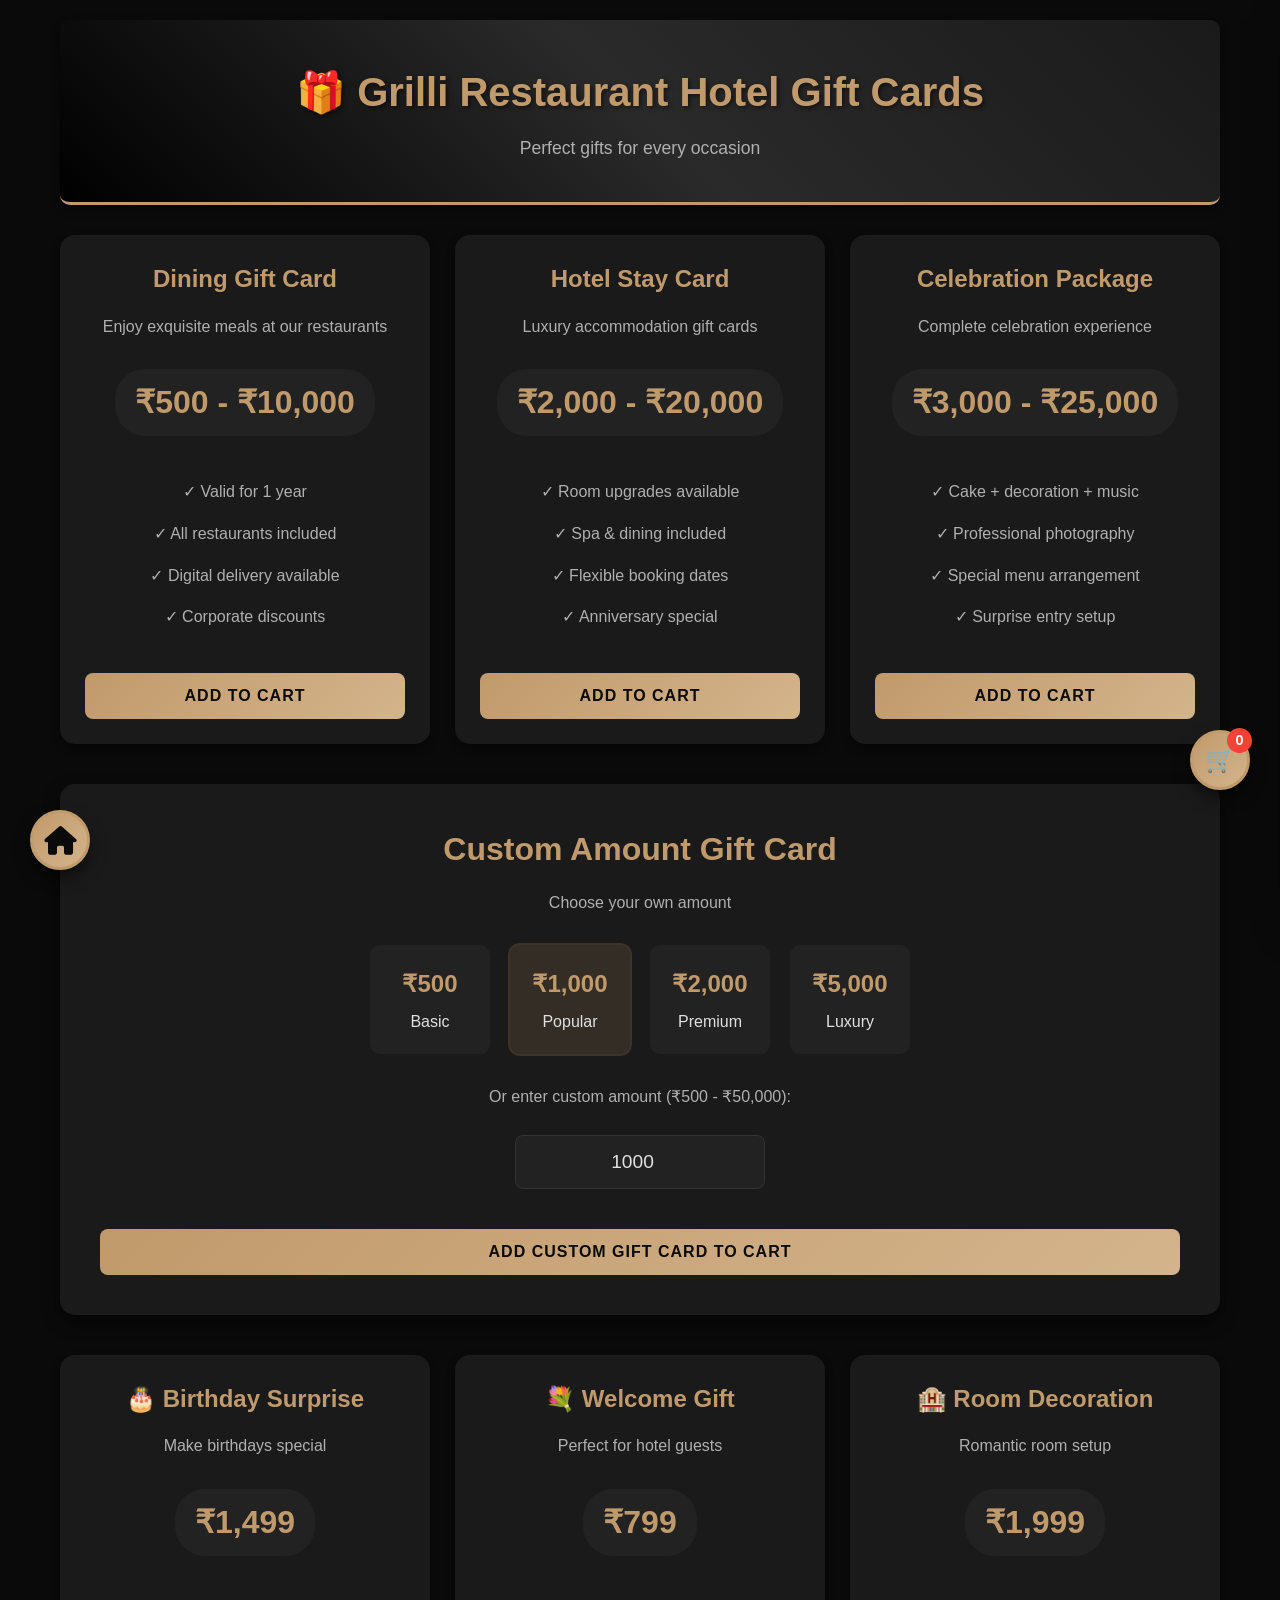
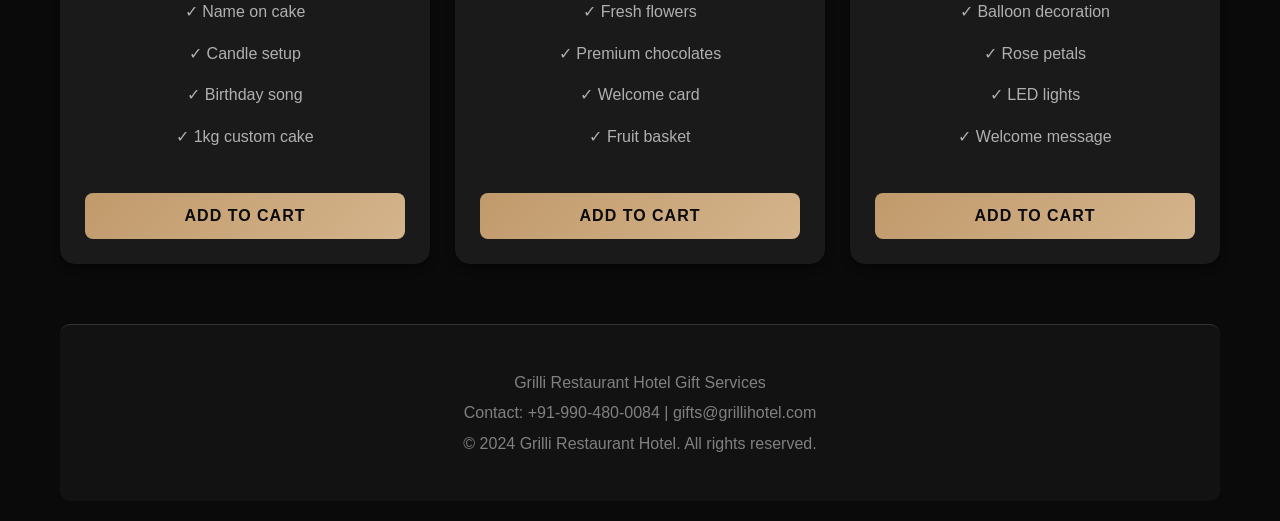
<file: gift_cards.html>
<!DOCTYPE html>
<html lang="en">

<head>
  <meta charset="UTF-8">
  <meta name="viewport" content="width=device-width, initial-scale=1.0">
  
  <title>Gift Cards - Grilli Restaurant Hotel</title>
  <link rel="stylesheet" href="https://cdnjs.cloudflare.com/ajax/libs/font-awesome/6.4.0/css/all.min.css">
  
  <style>
    :root {
      /* 🌑 DARK THEME COLORS - Complete Dark System */
      
      /* Pure Blacks */
      --pure-black: #000000;
      --rich-black: #0A0A0A;
      --charcoal-black: #121212;
      --onyx-black: #1A1A1A;
      --jet-black: #222222;
      --raisin-black: #2A2A2A;
      
      /* Dark Grays */
      --dark-gray-1: #2D2D2D;
      --dark-gray-2: #333333;
      --dark-gray-3: #3A3A3A;
      --dark-gray-4: #404040;
      --dark-gray-5: #4A4A4A;
      --dark-gray-6: #555555;
      
      /* Medium Dark Grays */
      --slate-gray-1: #5A5A5A;
      --slate-gray-2: #666666;
      --slate-gray-3: #707070;
      --slate-gray-4: #7A7A7A;
      --slate-gray-5: #858585;
      --slate-gray-6: #8F8F8F;
      
      /* Dark Accents */
      --dark-gold: #c19a6b;
      --dark-maroon: #5A1E2A;
      --dark-teal: #1E4A4D;
      --dark-burgundy: #4A1C2A;
      --dark-emerald: #1E4A2A;
      --dark-amber: #664D1A;
      
      /* Surface Levels */
      --surface-0: #000000;
      --surface-1: #121212;
      --surface-2: #1A1A1A;
      --surface-3: #222222;
      --surface-4: #2A2A2A;
      --surface-5: #333333;
      
      /* Dark Text */
      --text-primary-dark: #E0E0E0;
      --text-secondary-dark: #B0B0B0;
      --text-tertiary-dark: #808080;
      --text-heading-dark: #FFFFFF;
      
      /* Dark States */
      --hover-dark: rgba(255, 255, 255, 0.05);
      --active-dark: rgba(255, 255, 255, 0.1);
      --selected-dark: rgba(193, 154, 107, 0.15);
      --focus-dark: rgba(193, 154, 107, 0.25);
      --disabled-dark: rgba(255, 255, 255, 0.12);
      
      /* Dark Gradients */
      --gradient-dark-1: linear-gradient(135deg, #0A0A0A 0%, #1A1A1A 100%);
      --gradient-dark-2: linear-gradient(135deg, #121212 0%, #222222 100%);
      --gradient-dark-3: linear-gradient(180deg, #1A1A1A 0%, #0A0A0A 100%);
      --gradient-dark-4: linear-gradient(135deg, #2A2A2A 0%, #1A1A1A 100%);
      --gradient-dark-5: linear-gradient(45deg, #000000, #2A2A2A, #1A1A1A);
      --gradient-gold: linear-gradient(135deg, #c19a6b 0%, #d4b48c 100%);
      
      /* Dark Shadows */
      --shadow-dark-1: 0 2px 4px rgba(0, 0, 0, 0.3);
      --shadow-dark-2: 0 4px 8px rgba(0, 0, 0, 0.4);
      --shadow-dark-3: 0 8px 16px rgba(0, 0, 0, 0.5);
      --shadow-dark-4: 0 12px 24px rgba(0, 0, 0, 0.6);
      --shadow-dark-5: 0 20px 40px rgba(0, 0, 0, 0.7);
      --inner-shadow-dark: inset 0 2px 4px rgba(0, 0, 0, 0.3);
      
      /* Dark Borders */
      --border-dark-1: 1px solid #2A2A2A;
      --border-dark-2: 1px solid #333333;
      --border-dark-3: 1px solid #404040;
      --border-dark-4: 2px solid #4A4A4A;
      --border-glow-dark: 0 0 0 2px rgba(193, 154, 107, 0.2);
      
      /* Functional Colors */
      --success: #4CAF50;
      --error: #F44336;
      --warning: #FF9800;
      --info: #2196F3;
    }

    * {
      margin: 0;
      padding: 0;
      box-sizing: border-box;
    }
    
    body {
      font-family: 'Segoe UI', Arial, sans-serif;
      background: var(--rich-black);
      color: var(--text-primary-dark);
      line-height: 1.6;
    }
    
    .container {
      max-width: 1200px;
      margin: 0 auto;
      padding: 20px;
    }
    
    /* Back to Home Button */
    .back-home {
      position: fixed;
      bottom: 30px;
      left: 30px;
      background: var(--gradient-gold);
      color: var(--rich-black);
      width: 60px;
      height: 60px;
      border-radius: 50%;
      display: flex;
      align-items: center;
      justify-content: center;
      font-size: 1.8rem;
      cursor: pointer;
      box-shadow: var(--shadow-dark-3);
      transition: all 0.3s ease;
      z-index: 1000;
      border: 3px solid var(--dark-gold);
    }

    .back-home:hover {
      transform: scale(1.1) translateY(-5px);
      box-shadow: var(--shadow-dark-5);
    }

    .back-home .tooltip {
      position: absolute;
      left: 70px;
      background: var(--surface-3);
      color: var(--text-heading-dark);
      padding: 8px 15px;
      border-radius: 30px;
      font-size: 0.9rem;
      white-space: nowrap;
      opacity: 0;
      visibility: hidden;
      transition: all 0.3s ease;
      pointer-events: none;
      font-weight: 500;
      border: var(--border-dark-2);
    }

    .back-home:hover .tooltip {
      opacity: 1;
      visibility: visible;
      left: 80px;
    }

    /* Back to Top Button */
    .back-to-top {
      position: fixed;
      bottom: 30px;
      right: 30px;
      background: var(--gradient-gold);
      color: var(--rich-black);
      width: 60px;
      height: 60px;
      border-radius: 50%;
      display: flex;
      align-items: center;
      justify-content: center;
      font-size: 1.8rem;
      cursor: pointer;
      box-shadow: var(--shadow-dark-3);
      transition: all 0.3s ease;
      z-index: 1000;
      border: 3px solid var(--dark-gold);
      opacity: 0;
      visibility: hidden;
    }

    .back-to-top.show {
      opacity: 1;
      visibility: visible;
    }

    .back-to-top:hover {
      transform: scale(1.1) translateY(-5px);
      box-shadow: var(--shadow-dark-5);
    }

    .back-to-top .tooltip {
      position: absolute;
      right: 70px;
      background: var(--surface-3);
      color: var(--text-heading-dark);
      padding: 8px 15px;
      border-radius: 30px;
      font-size: 0.9rem;
      white-space: nowrap;
      opacity: 0;
      visibility: hidden;
      transition: all 0.3s ease;
      pointer-events: none;
      font-weight: 500;
      border: var(--border-dark-2);
    }

    .back-to-top:hover .tooltip {
      opacity: 1;
      visibility: visible;
      right: 80px;
    }

    /* Smooth Transitions */
    * {
      transition: background-color 0.3s ease, 
                  color 0.3s ease, 
                  border-color 0.3s ease, 
                  box-shadow 0.3s ease,
                  background 0.3s ease;
    }
    
    /* Header */
    .header {
      text-align: center;
      padding: 40px 0;
      border-bottom: 3px solid var(--dark-gold);
      margin-bottom: 30px;
      background: var(--gradient-dark-5);
      border-radius: 10px;
      box-shadow: var(--shadow-dark-2);
    }
    
    .header h1 {
      font-size: 2.5rem;
      color: var(--dark-gold);
      margin-bottom: 10px;
      text-shadow: 2px 2px 4px rgba(0,0,0,0.5);
    }
    
    .header p {
      color: var(--text-secondary-dark);
      font-size: 1.1rem;
    }
    
    /* Gift Cards */
    .gift-cards {
      display: grid;
      grid-template-columns: repeat(auto-fit, minmax(280px, 1fr));
      gap: 25px;
      margin: 30px 0;
    }
    
    .card {
      background: var(--surface-2);
      border-radius: 15px;
      padding: 25px;
      text-align: center;
      border: 2px solid var(--border-dark-2);
      transition: all 0.3s;
      box-shadow: var(--shadow-dark-2);
    }
    
    .card:hover {
      border-color: var(--dark-gold);
      transform: translateY(-8px);
      box-shadow: var(--shadow-dark-4);
    }
    
    .card h3 {
      color: var(--dark-gold);
      margin-bottom: 15px;
      font-size: 1.5rem;
    }
    
    .card p {
      color: var(--text-secondary-dark);
      margin-bottom: 15px;
    }
    
    .price {
      font-size: 2rem;
      font-weight: bold;
      color: var(--dark-gold);
      margin: 15px 0;
      background: var(--surface-3);
      display: inline-block;
      padding: 8px 20px;
      border-radius: 30px;
    }
    
    .features {
      list-style: none;
      margin: 20px 0;
    }
    
    .features li {
      padding: 8px 0;
      color: var(--text-secondary-dark);
      border-bottom: 1px solid var(--border-dark-1);
    }
    
    .features li:last-child {
      border-bottom: none;
    }
    
    .btn {
      background: var(--gradient-gold);
      color: var(--rich-black);
      border: none;
      padding: 14px 20px;
      border-radius: 8px;
      font-weight: bold;
      cursor: pointer;
      width: 100%;
      margin-top: 15px;
      font-size: 1rem;
      transition: all 0.3s;
      text-transform: uppercase;
      letter-spacing: 1px;
    }
    
    .btn:hover {
      background: var(--gradient-dark-4);
      color: var(--text-heading-dark);
      transform: translateY(-2px);
      box-shadow: var(--shadow-dark-3);
    }
    
    /* Custom Amount */
    .custom-amount {
      background: var(--surface-2);
      padding: 40px;
      border-radius: 15px;
      margin: 40px 0;
      text-align: center;
      border: 1px solid var(--border-dark-2);
      box-shadow: var(--shadow-dark-3);
    }
    
    .custom-amount h2 {
      color: var(--dark-gold);
      margin-bottom: 15px;
      font-size: 2rem;
    }
    
    .custom-amount p {
      color: var(--text-secondary-dark);
      margin-bottom: 25px;
    }
    
    .amount-options {
      display: flex;
      justify-content: center;
      gap: 20px;
      flex-wrap: wrap;
      margin: 30px 0;
    }
    
    .amount {
      background: var(--surface-3);
      padding: 20px;
      border-radius: 10px;
      cursor: pointer;
      min-width: 120px;
      border: 2px solid var(--border-dark-2);
      transition: all 0.3s;
    }
    
    .amount:hover {
      border-color: var(--dark-gold);
      transform: translateY(-3px);
    }
    
    .amount.selected {
      border-color: var(--dark-gold);
      background: var(--selected-dark);
      box-shadow: var(--border-glow-dark);
    }
    
    .amount-value {
      font-size: 1.5rem;
      font-weight: bold;
      color: var(--dark-gold);
      margin-bottom: 5px;
    }
    
    .custom-input {
      margin: 25px 0;
    }
    
    .custom-input input {
      width: 250px;
      padding: 15px;
      background: var(--surface-3);
      border: var(--border-dark-2);
      border-radius: 8px;
      color: var(--text-primary-dark);
      font-size: 1.2rem;
      text-align: center;
    }
    
    .custom-input input:focus {
      outline: none;
      border-color: var(--dark-gold);
      box-shadow: var(--border-glow-dark);
    }
    
    /* Cart */
    .cart {
      position: fixed;
      top: 0;
      right: -400px;
      width: 380px;
      height: 100vh;
      background: var(--surface-2);
      z-index: 2000;
      transition: right 0.3s ease;
      padding: 25px;
      border-left: 3px solid var(--dark-gold);
      box-shadow: var(--shadow-dark-5);
    }
    
    .cart.active {
      right: 0;
    }
    
    .cart-header {
      display: flex;
      justify-content: space-between;
      align-items: center;
      margin-bottom: 25px;
      padding-bottom: 15px;
      border-bottom: 2px solid var(--dark-gold);
    }
    
    .cart-header h3 {
      color: var(--dark-gold);
      font-size: 1.8rem;
    }
    
    .close-cart {
      background: none;
      border: none;
      color: var(--text-primary-dark);
      font-size: 2rem;
      cursor: pointer;
      transition: color 0.3s;
    }
    
    .close-cart:hover {
      color: var(--dark-gold);
    }
    
    .cart-items {
      margin-bottom: 30px;
      max-height: 60vh;
      overflow-y: auto;
      padding-right: 10px;
    }
    
    .cart-items::-webkit-scrollbar {
      width: 5px;
    }
    
    .cart-items::-webkit-scrollbar-track {
      background: var(--surface-3);
    }
    
    .cart-items::-webkit-scrollbar-thumb {
      background: var(--dark-gold);
      border-radius: 5px;
    }
    
    .cart-item {
      background: var(--surface-3);
      padding: 15px;
      margin: 10px 0;
      border-radius: 10px;
      display: flex;
      justify-content: space-between;
      align-items: center;
      border: var(--border-dark-1);
    }
    
    .cart-item-name {
      font-weight: bold;
      margin-bottom: 5px;
      color: var(--text-heading-dark);
    }
    
    .cart-item-price {
      color: var(--dark-gold);
      font-weight: bold;
    }
    
    .remove-item {
      background: var(--error);
      color: white;
      border: none;
      width: 30px;
      height: 30px;
      border-radius: 50%;
      cursor: pointer;
      font-size: 1.2rem;
      transition: all 0.3s;
    }
    
    .remove-item:hover {
      transform: scale(1.1);
      background: #ff6666;
    }
    
    .cart-total {
      font-size: 1.8rem;
      font-weight: bold;
      text-align: center;
      margin: 25px 0;
      color: var(--dark-gold);
      background: var(--surface-3);
      padding: 15px;
      border-radius: 10px;
    }
    
    /* Cart Button */
    .cart-btn {
      position: fixed;
      bottom: 110px;
      right: 30px;
      background: var(--gradient-gold);
      color: var(--rich-black);
      width: 60px;
      height: 60px;
      border-radius: 50%;
      display: flex;
      align-items: center;
      justify-content: center;
      font-size: 1.5rem;
      cursor: pointer;
      z-index: 1999;
      box-shadow: var(--shadow-dark-3);
      border: 3px solid var(--dark-gold);
      transition: all 0.3s;
    }
    
    .cart-btn:hover {
      transform: scale(1.1) translateY(-5px);
      box-shadow: var(--shadow-dark-5);
    }
    
    .cart-count {
      position: absolute;
      top: -5px;
      right: -5px;
      background: var(--error);
      color: white;
      width: 25px;
      height: 25px;
      border-radius: 50%;
      display: flex;
      align-items: center;
      justify-content: center;
      font-size: 0.9rem;
      font-weight: bold;
    }
    
    /* Modal */
    .modal {
      display: none;
      position: fixed;
      top: 0;
      left: 0;
      width: 100%;
      height: 100%;
      background: rgba(0,0,0,0.95);
      z-index: 3000;
      justify-content: center;
      align-items: center;
    }
    
    .modal-content {
      background: var(--surface-2);
      padding: 40px;
      border-radius: 15px;
      width: 90%;
      max-width: 500px;
      border: 2px solid var(--dark-gold);
      box-shadow: var(--shadow-dark-5);
    }
    
    .modal-close {
      float: right;
      background: none;
      border: none;
      color: var(--text-primary-dark);
      font-size: 2rem;
      cursor: pointer;
      transition: color 0.3s;
    }
    
    .modal-close:hover {
      color: var(--dark-gold);
    }
    
    .modal h2 {
      color: var(--dark-gold);
      margin-bottom: 25px;
      font-size: 2rem;
    }
    
    /* Footer */
    footer {
      text-align: center;
      padding: 40px 0;
      border-top: var(--border-dark-2);
      margin-top: 60px;
      color: var(--text-tertiary-dark);
      background: var(--surface-1);
      border-radius: 10px;
    }
    
    footer p {
      margin: 5px 0;
    }
    
    /* Notification */
    .notification {
      position: fixed;
      top: 20px;
      right: 20px;
      background: var(--dark-gold);
      color: var(--rich-black);
      padding: 15px 25px;
      border-radius: 8px;
      font-weight: bold;
      z-index: 9999;
      animation: slideIn 0.3s;
      box-shadow: var(--shadow-dark-3);
    }
    
    @keyframes slideIn {
      from { transform: translateX(100%); opacity: 0; }
      to { transform: translateX(0); opacity: 1; }
    }
    
    @keyframes slideOut {
      from { transform: translateX(0); opacity: 1; }
      to { transform: translateX(100%); opacity: 0; }
    }
    
    /* Responsive */
    @media (max-width: 768px) {
      .gift-cards {
        grid-template-columns: 1fr;
      }
      
      .amount-options {
        grid-template-columns: repeat(2, 1fr);
      }
      
      .cart {
        width: 100%;
        right: -100%;
      }
      
      .header h1 {
        font-size: 2rem;
      }
      
      .back-home,
      .back-to-top,
      .cart-btn {
        width: 50px;
        height: 50px;
        font-size: 1.3rem;
      }
      
      .cart-btn {
        bottom: 100px;
        right: 20px;
      }
      
      .back-home {
        bottom: 20px;
        left: 20px;
      }
      
      .back-to-top {
        bottom: 20px;
        right: 20px;
      }
    }
    
    @media (max-width: 480px) {
      .back-home,
      .back-to-top,
      .cart-btn {
        width: 45px;
        height: 45px;
        font-size: 1.2rem;
      }
      
      .cart-btn {
        bottom: 90px;
      }
      
      .custom-input input {
        width: 100%;
      }
    }
  </style>
</head>

<body>
  <!-- Back to Home Button -->
  <div class="back-home" id="backHome" onclick="window.location.href='index.html'">
    <i class="fas fa-home"></i>
    <span class="tooltip">Back to Home</span>
  </div>

  <!-- Back to Top Button -->
  <div class="back-to-top" id="backToTop" onclick="scrollToTop()">
    <i class="fas fa-arrow-up"></i>
    <span class="tooltip">Back to Top</span>
  </div>

  <div class="container">
    <!-- Header -->
    <div class="header">
      <h1>🎁 Grilli Restaurant Hotel Gift Cards</h1>
      <p>Perfect gifts for every occasion</p>
    </div>

    <!-- Gift Cards Section -->
    <div class="gift-cards">
      <!-- Dining Gift Card -->
      <div class="card">
        <h3>Dining Gift Card</h3>
        <p>Enjoy exquisite meals at our restaurants</p>
        <div class="price">₹500 - ₹10,000</div>
        <ul class="features">
          <li>✓ Valid for 1 year</li>
          <li>✓ All restaurants included</li>
          <li>✓ Digital delivery available</li>
          <li>✓ Corporate discounts</li>
        </ul>
        <button class="btn add-to-cart" data-name="Dining Gift Card" data-price="1000">Add to Cart</button>
      </div>
      
      <!-- Hotel Stay Card -->
      <div class="card">
        <h3>Hotel Stay Card</h3>
        <p>Luxury accommodation gift cards</p>
        <div class="price">₹2,000 - ₹20,000</div>
        <ul class="features">
          <li>✓ Room upgrades available</li>
          <li>✓ Spa & dining included</li>
          <li>✓ Flexible booking dates</li>
          <li>✓ Anniversary special</li>
        </ul>
        <button class="btn add-to-cart" data-name="Hotel Stay Card" data-price="5000">Add to Cart</button>
      </div>
      
      <!-- Celebration Package -->
      <div class="card">
        <h3>Celebration Package</h3>
        <p>Complete celebration experience</p>
        <div class="price">₹3,000 - ₹25,000</div>
        <ul class="features">
          <li>✓ Cake + decoration + music</li>
          <li>✓ Professional photography</li>
          <li>✓ Special menu arrangement</li>
          <li>✓ Surprise entry setup</li>
        </ul>
        <button class="btn add-to-cart" data-name="Celebration Package" data-price="3000">Add to Cart</button>
      </div>
    </div>

    <!-- Custom Amount Section -->
    <div class="custom-amount">
      <h2>Custom Amount Gift Card</h2>
      <p>Choose your own amount</p>
      
      <div class="amount-options">
        <div class="amount" data-amount="500">
          <div class="amount-value">₹500</div>
          <div>Basic</div>
        </div>
        <div class="amount" data-amount="1000">
          <div class="amount-value">₹1,000</div>
          <div>Popular</div>
        </div>
        <div class="amount" data-amount="2000">
          <div class="amount-value">₹2,000</div>
          <div>Premium</div>
        </div>
        <div class="amount" data-amount="5000">
          <div class="amount-value">₹5,000</div>
          <div>Luxury</div>
        </div>
      </div>
      
      <div class="custom-input">
        <p>Or enter custom amount (₹500 - ₹50,000):</p>
        <input type="number" id="customAmount" min="500" max="50000" placeholder="Enter amount" value="1000">
      </div>
      
      <button class="btn" id="addCustomCard">Add Custom Gift Card to Cart</button>
    </div>

    <!-- Services Section -->
    <div class="gift-cards">
      <!-- Birthday Surprise -->
      <div class="card">
        <h3>🎂 Birthday Surprise</h3>
        <p>Make birthdays special</p>
        <div class="price">₹1,499</div>
        <ul class="features">
          <li>✓ Name on cake</li>
          <li>✓ Candle setup</li>
          <li>✓ Birthday song</li>
          <li>✓ 1kg custom cake</li>
        </ul>
        <button class="btn add-to-cart" data-name="Birthday Surprise" data-price="1499">Add to Cart</button>
      </div>
      
      <!-- Welcome Gift -->
      <div class="card">
        <h3>💐 Welcome Gift</h3>
        <p>Perfect for hotel guests</p>
        <div class="price">₹799</div>
        <ul class="features">
          <li>✓ Fresh flowers</li>
          <li>✓ Premium chocolates</li>
          <li>✓ Welcome card</li>
          <li>✓ Fruit basket</li>
        </ul>
        <button class="btn add-to-cart" data-name="Welcome Gift" data-price="799">Add to Cart</button>
      </div>
      
      <!-- Room Decoration -->
      <div class="card">
        <h3>🏨 Room Decoration</h3>
        <p>Romantic room setup</p>
        <div class="price">₹1,999</div>
        <ul class="features">
          <li>✓ Balloon decoration</li>
          <li>✓ Rose petals</li>
          <li>✓ LED lights</li>
          <li>✓ Welcome message</li>
        </ul>
        <button class="btn add-to-cart" data-name="Room Decoration" data-price="1999">Add to Cart</button>
      </div>
    </div>

    <!-- Footer -->
    <footer>
      <p>Grilli Restaurant Hotel Gift Services</p>
      <p>Contact: +91-990-480-0084 | gifts@grillihotel.com</p>
      <p>© 2024 Grilli Restaurant Hotel. All rights reserved.</p>
    </footer>
  </div>

  <!-- Cart Button -->
  <div class="cart-btn" id="cartBtn">
    🛒
    <div class="cart-count" id="cartCount">0</div>
  </div>

  <!-- Cart Sidebar -->
  <div class="cart" id="cartSidebar">
    <div class="cart-header">
      <h3>Your Cart</h3>
      <button class="close-cart" id="closeCart">✕</button>
    </div>
    
    <div class="cart-items" id="cartItems">
      <!-- Cart items will appear here -->
    </div>
    
    <div class="cart-total">
      Total: ₹<span id="totalAmount">0</span>
    </div>
    
    <button class="btn" id="checkoutBtn" style="margin-bottom: 10px;">Checkout</button>
    <button class="btn" id="clearCartBtn" style="background: var(--surface-4);">Clear Cart</button>
  </div>

  <!-- Checkout Modal -->
  <div class="modal" id="checkoutModal">
    <div class="modal-content">
      <button class="modal-close" id="closeModal">✕</button>
      <h2>Checkout</h2>
      
      <div style="margin: 20px 0; color: var(--text-primary-dark);">
        <p><strong>Order Summary:</strong></p>
        <div id="orderSummary" style="margin: 15px 0;"></div>
        <p style="margin-top: 15px;"><strong>Total: ₹<span id="modalTotal">0</span></strong></p>
      </div>
      
      <div style="margin: 20px 0;">
        <p style="color: var(--text-primary-dark); margin-bottom: 10px;">Enter your details:</p>
        <input type="text" id="customerName" placeholder="Your Name" style="width: 100%; padding: 12px; margin: 10px 0; background: var(--surface-3); border: var(--border-dark-2); color: var(--text-primary-dark); border-radius: 8px;">
        <input type="email" id="customerEmail" placeholder="Email Address" style="width: 100%; padding: 12px; margin: 10px 0; background: var(--surface-3); border: var(--border-dark-2); color: var(--text-primary-dark); border-radius: 8px;">
        <input type="tel" id="customerPhone" placeholder="Phone Number" style="width: 100%; padding: 12px; margin: 10px 0; background: var(--surface-3); border: var(--border-dark-2); color: var(--text-primary-dark); border-radius: 8px;">
      </div>
      
      <button class="btn" id="confirmOrder">Confirm Order</button>
    </div>
  </div>

  <script>
    // Back to Top functionality
    const backToTop = document.getElementById('backToTop');

    window.addEventListener('scroll', () => {
      if (window.scrollY > 300) {
        backToTop.classList.add('show');
      } else {
        backToTop.classList.remove('show');
      }
    });

    window.scrollToTop = () => {
      window.scrollTo({
        top: 0,
        behavior: 'smooth'
      });
    };

    // Shopping cart
    let cart = [];
    let selectedAmount = 1000;
    
    // DOM Elements
    const cartBtn = document.getElementById('cartBtn');
    const cartSidebar = document.getElementById('cartSidebar');
    const closeCart = document.getElementById('closeCart');
    const cartItems = document.getElementById('cartItems');
    const totalAmount = document.getElementById('totalAmount');
    const cartCount = document.getElementById('cartCount');
    const addButtons = document.querySelectorAll('.add-to-cart');
    const amountOptions = document.querySelectorAll('.amount');
    const customAmountInput = document.getElementById('customAmount');
    const addCustomCardBtn = document.getElementById('addCustomCard');
    const checkoutBtn = document.getElementById('checkoutBtn');
    const clearCartBtn = document.getElementById('clearCartBtn');
    const checkoutModal = document.getElementById('checkoutModal');
    const closeModal = document.getElementById('closeModal');
    const confirmOrder = document.getElementById('confirmOrder');
    const orderSummary = document.getElementById('orderSummary');
    const modalTotal = document.getElementById('modalTotal');
    
    // Initialize
    document.addEventListener('DOMContentLoaded', function() {
      updateCart();
      setupEventListeners();
      // Default select ₹1000 amount
      document.querySelector('.amount[data-amount="1000"]').classList.add('selected');
    });
    
    // Setup Event Listeners
    function setupEventListeners() {
      // Cart toggle
      cartBtn.addEventListener('click', () => {
        cartSidebar.classList.add('active');
      });
      
      closeCart.addEventListener('click', () => {
        cartSidebar.classList.remove('active');
      });
      
      // Add to cart buttons
      addButtons.forEach(button => {
        button.addEventListener('click', (e) => {
          const name = e.target.getAttribute('data-name');
          const price = parseInt(e.target.getAttribute('data-price'));
          addToCart(name, price);
          showNotification(`${name} added to cart!`);
        });
      });
      
      // Amount selection
      amountOptions.forEach(amount => {
        amount.addEventListener('click', (e) => {
          amountOptions.forEach(a => a.classList.remove('selected'));
          e.target.closest('.amount').classList.add('selected');
          selectedAmount = parseInt(e.target.closest('.amount').getAttribute('data-amount'));
          customAmountInput.value = selectedAmount;
        });
      });
      
      // Custom amount input
      customAmountInput.addEventListener('input', () => {
        const value = parseInt(customAmountInput.value) || 1000;
        if (value >= 500 && value <= 50000) {
          selectedAmount = value;
          amountOptions.forEach(a => a.classList.remove('selected'));
        }
      });
      
      // Add custom gift card
      addCustomCardBtn.addEventListener('click', () => {
        if (selectedAmount < 500 || selectedAmount > 50000) {
          alert('Amount must be between ₹500 and ₹50,000');
          return;
        }
        addToCart(`Custom Gift Card (₹${selectedAmount})`, selectedAmount);
        showNotification(`₹${selectedAmount} Gift Card added to cart!`);
      });
      
      // Checkout
      checkoutBtn.addEventListener('click', () => {
        if (cart.length === 0) {
          alert('Your cart is empty!');
          return;
        }
        showCheckoutModal();
      });
      
      // Clear cart
      clearCartBtn.addEventListener('click', () => {
        cart = [];
        updateCart();
        cartSidebar.classList.remove('active');
        showNotification('Cart cleared!');
      });
      
      // Modal close
      closeModal.addEventListener('click', () => {
        checkoutModal.style.display = 'none';
      });
      
      // Confirm order
      confirmOrder.addEventListener('click', () => {
        const name = document.getElementById('customerName').value.trim();
        const phone = document.getElementById('customerPhone').value.trim();
        
        if (!name || !phone) {
          alert('Please enter your name and phone number');
          return;
        }
        
        if (phone.length !== 10) {
          alert('Please enter a valid 10-digit phone number');
          return;
        }
        
        const total = cart.reduce((sum, item) => sum + item.price, 0);
        alert(`Thank you ${name}! Your order of ₹${total} has been confirmed.\nWe will call you at ${phone} within 1 hour.`);
        
        // Clear cart and reset
        cart = [];
        updateCart();
        checkoutModal.style.display = 'none';
        cartSidebar.classList.remove('active');
        document.getElementById('customerName').value = '';
        document.getElementById('customerEmail').value = '';
        document.getElementById('customerPhone').value = '';
      });
      
      // Close cart when clicking outside
      document.addEventListener('click', (e) => {
        if (!cartSidebar.contains(e.target) && 
            !cartBtn.contains(e.target) && 
            cartSidebar.classList.contains('active')) {
          cartSidebar.classList.remove('active');
        }
      });
      
      // Close modal when clicking outside
      window.addEventListener('click', (e) => {
        if (e.target === checkoutModal) {
          checkoutModal.style.display = 'none';
        }
      });
    }
    
    // Cart Functions
    function addToCart(name, price) {
      cart.push({ name, price });
      updateCart();
    }
    
    function removeFromCart(index) {
      cart.splice(index, 1);
      updateCart();
      showNotification('Item removed from cart');
    }
    
    function updateCart() {
      // Update cart items display
      cartItems.innerHTML = '';
      let total = 0;
      
      if (cart.length === 0) {
        cartItems.innerHTML = '<p style="text-align: center; color: var(--text-tertiary-dark);">Cart is empty</p>';
      } else {
        cart.forEach((item, index) => {
          total += item.price;
          
          const itemElement = document.createElement('div');
          itemElement.className = 'cart-item';
          itemElement.innerHTML = `
            <div>
              <div class="cart-item-name">${item.name}</div>
              <div class="cart-item-price">₹${item.price}</div>
            </div>
            <button class="remove-item" onclick="removeFromCart(${index})">✕</button>
          `;
          cartItems.appendChild(itemElement);
        });
      }
      
      // Update totals
      totalAmount.textContent = total;
      cartCount.textContent = cart.length;
    }
    
    function showCheckoutModal() {
      let summary = '';
      cart.forEach(item => {
        summary += `<div style="margin: 5px 0;">${item.name} - ₹${item.price}</div>`;
      });
      
      const total = cart.reduce((sum, item) => sum + item.price, 0);
      orderSummary.innerHTML = summary;
      modalTotal.textContent = total;
      checkoutModal.style.display = 'flex';
    }
    
    function showNotification(message) {
      // Create notification element
      const notification = document.createElement('div');
      notification.className = 'notification';
      notification.textContent = message;
      
      document.body.appendChild(notification);
      
      // Remove after 3 seconds
      setTimeout(() => {
        notification.style.animation = 'slideOut 0.3s';
        setTimeout(() => notification.remove(), 300);
      }, 3000);
    }
    
    // Make removeFromCart globally available
    window.removeFromCart = removeFromCart;
  </script>
</body>
</html>
</file>
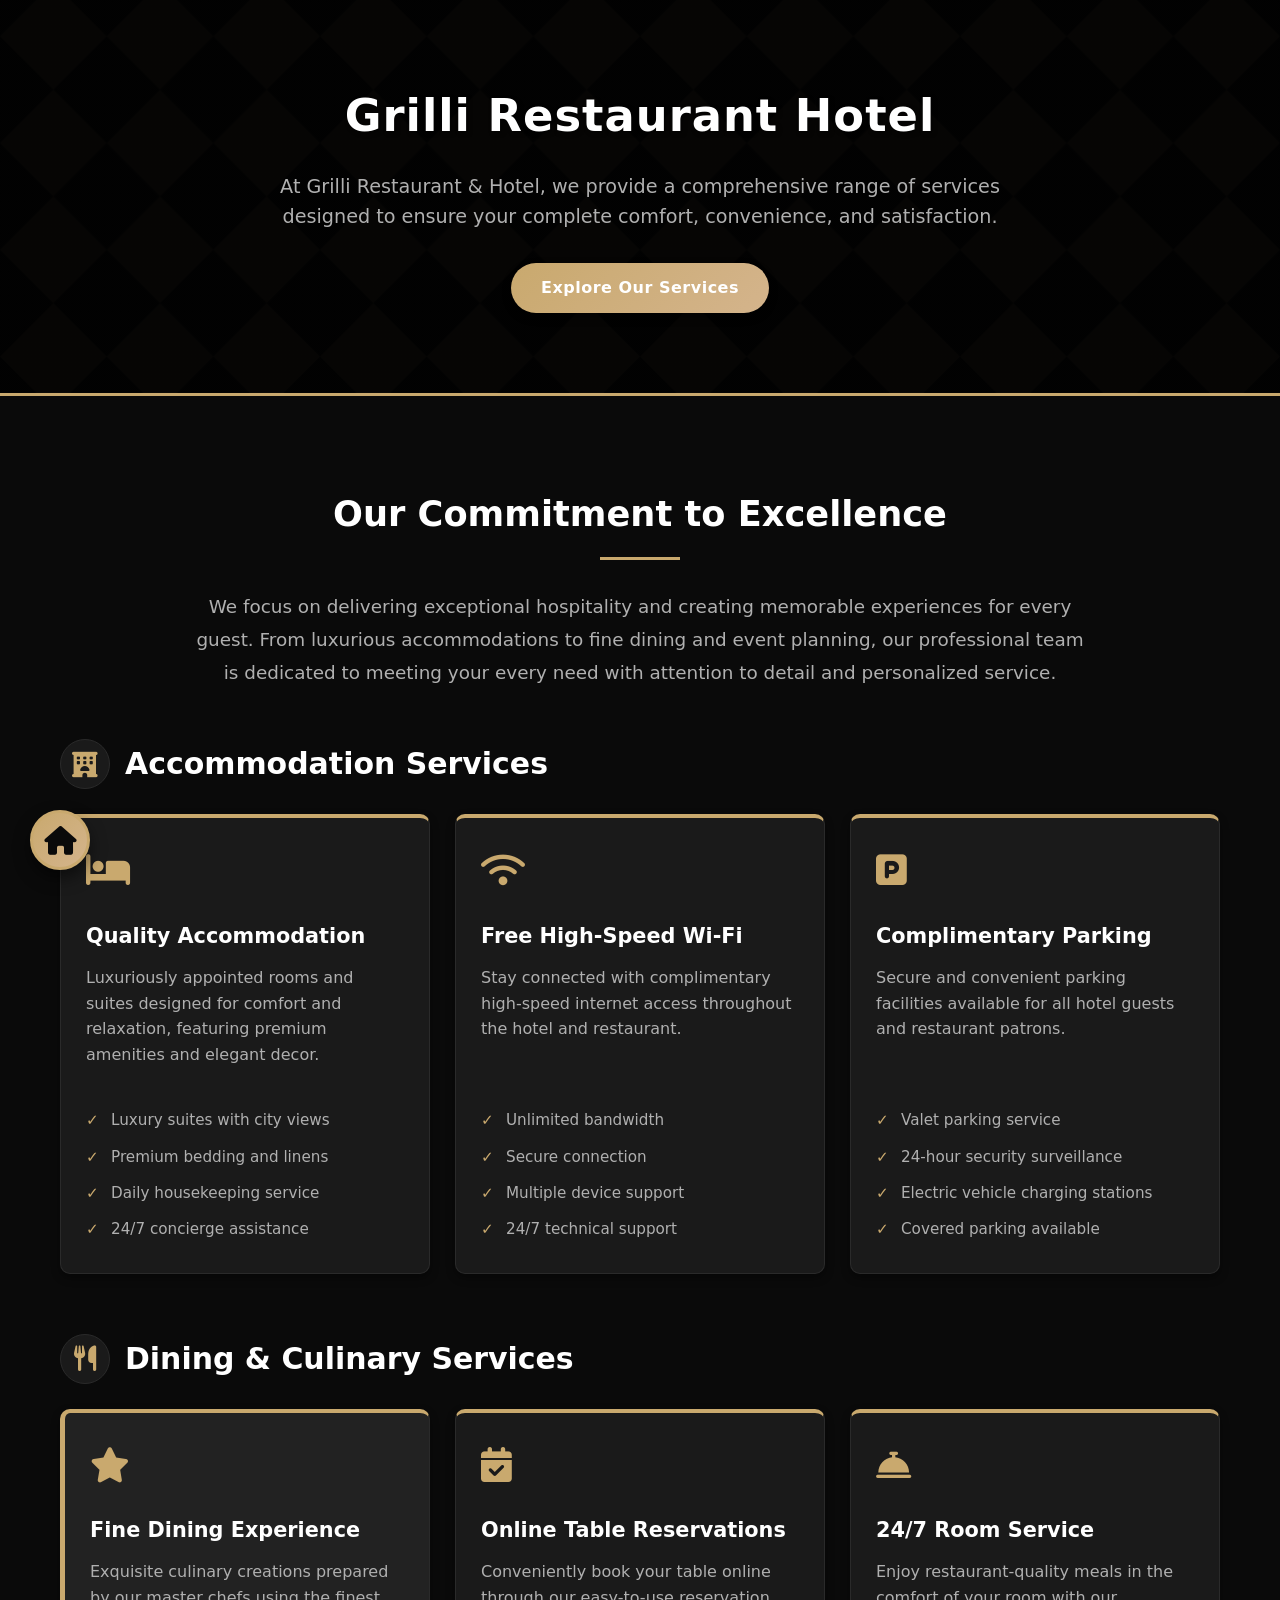
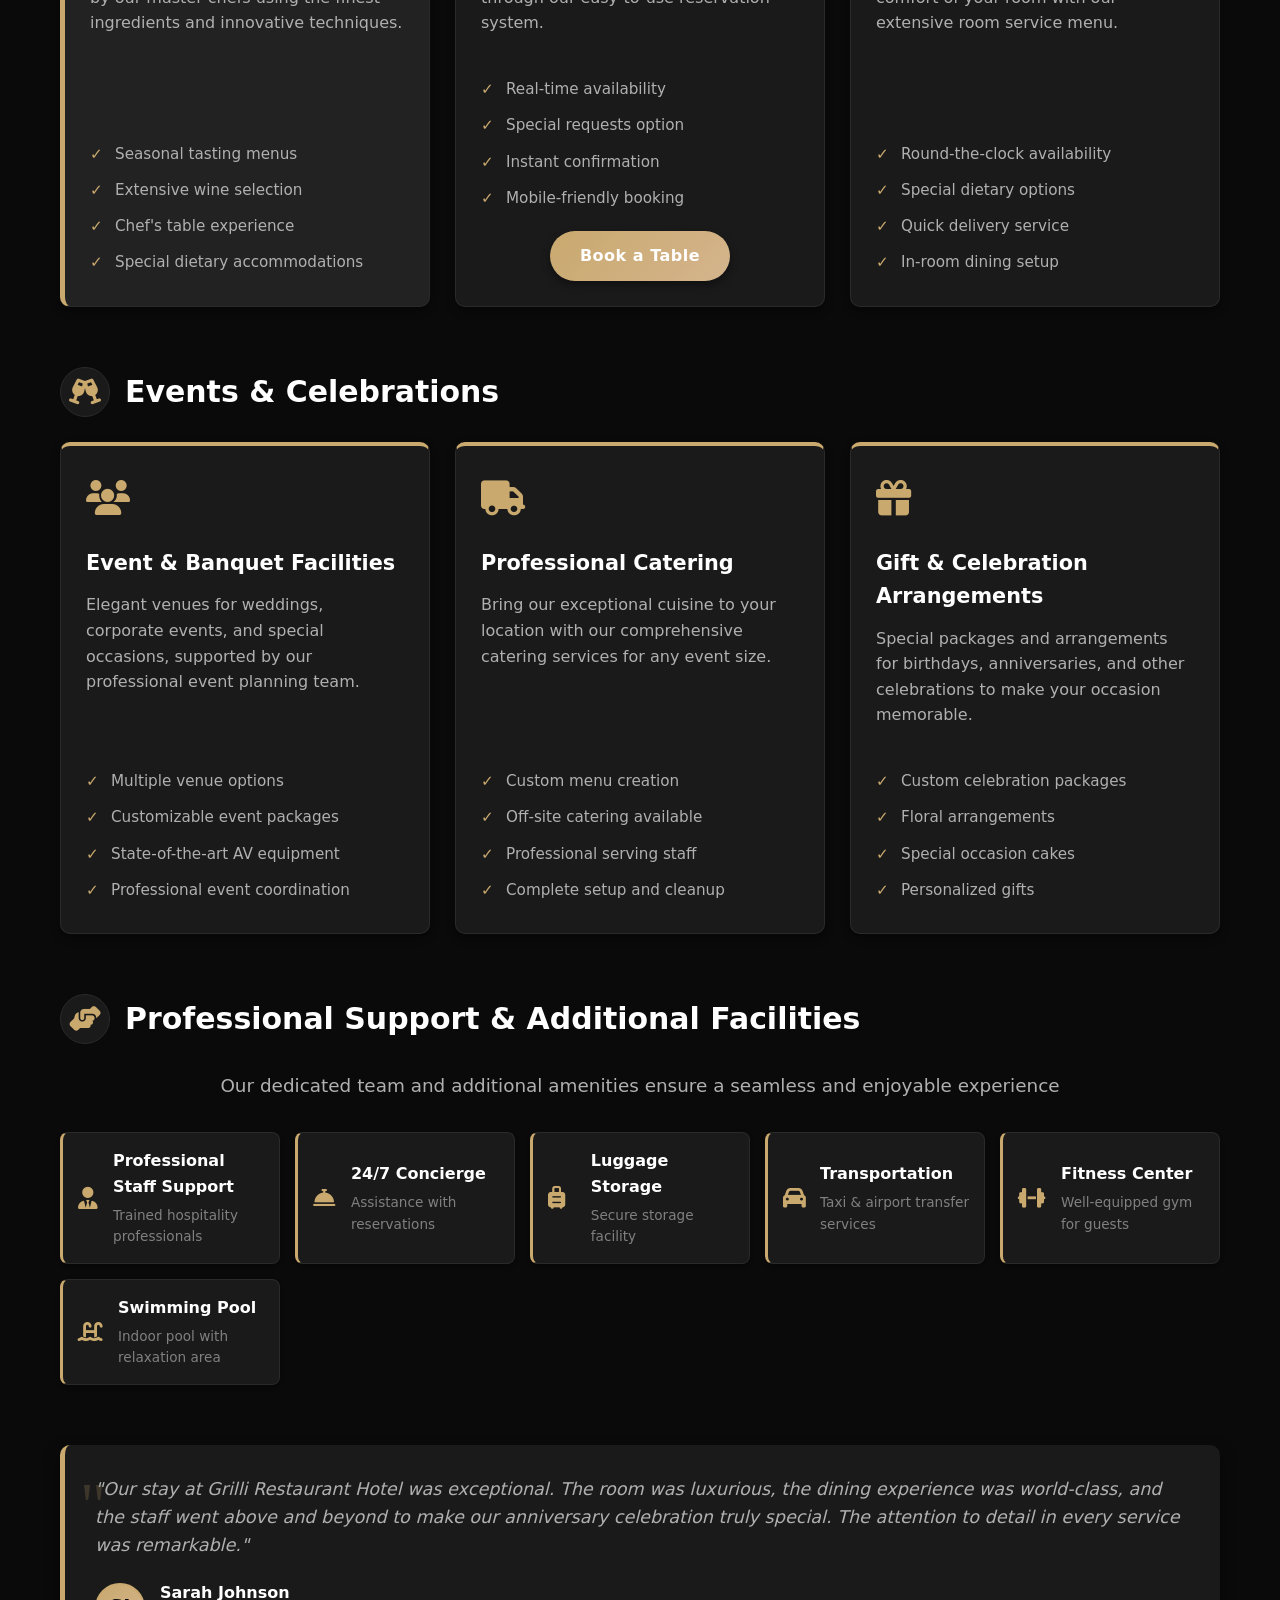
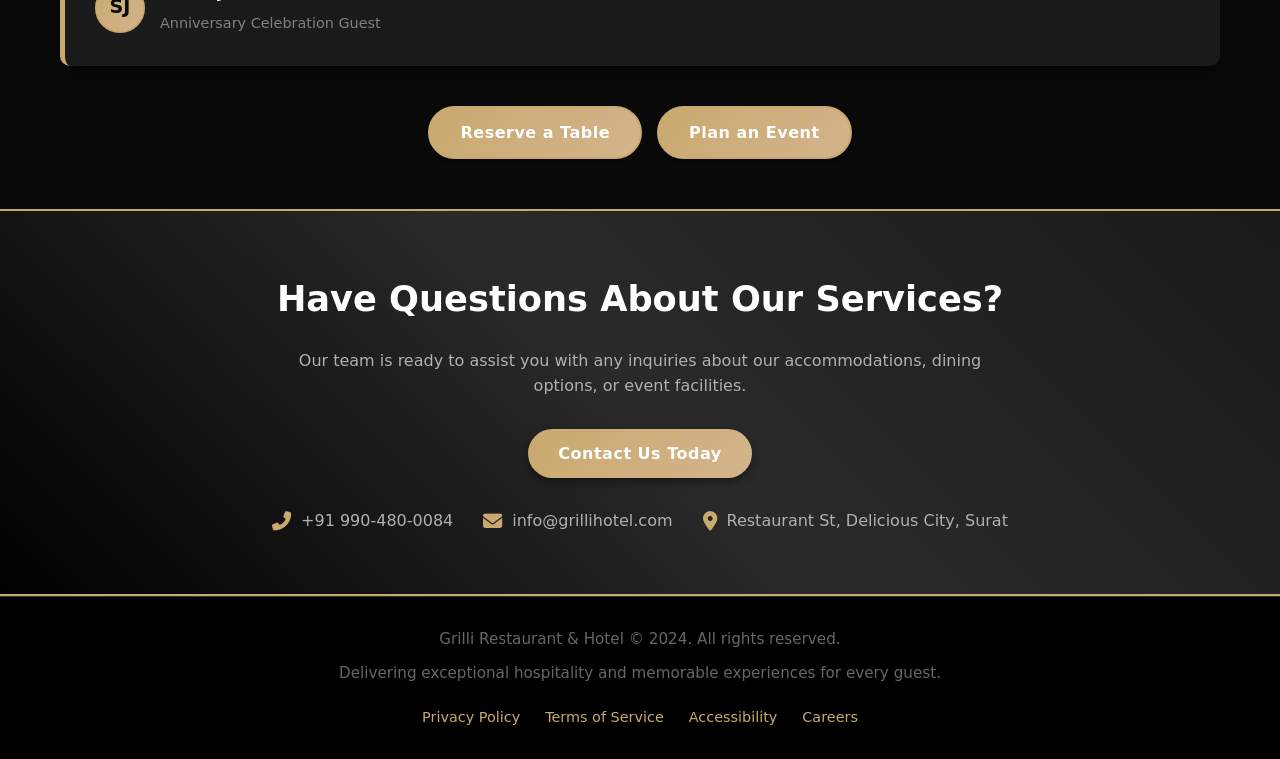
<file: hotel.html>
<!DOCTYPE html>
<html lang="en">
<head>
    <meta charset="UTF-8">
    <meta name="viewport" content="width=device-width, initial-scale=1.0">
    <title>Grilli Restaurant - Hotel Services</title>
    <link rel="stylesheet" href="https://cdnjs.cloudflare.com/ajax/libs/font-awesome/6.4.0/css/all.min.css">
    <style>
        :root {
            /* 🌑 DARK THEME COLORS - Complete Dark System */
            
            /* Pure Blacks */
            --pure-black: #000000;
            --rich-black: #0A0A0A;
            --charcoal-black: #121212;
            --onyx-black: #1A1A1A;
            --jet-black: #222222;
            --raisin-black: #2A2A2A;
            
            /* Dark Grays */
            --dark-gray-1: #2D2D2D;
            --dark-gray-2: #333333;
            --dark-gray-3: #3A3A3A;
            --dark-gray-4: #404040;
            --dark-gray-5: #4A4A4A;
            --dark-gray-6: #555555;
            
            /* Medium Dark Grays */
            --slate-gray-1: #5A5A5A;
            --slate-gray-2: #666666;
            --slate-gray-3: #707070;
            --slate-gray-4: #7A7A7A;
            --slate-gray-5: #858585;
            --slate-gray-6: #8F8F8F;
            
            /* Dark Accents */
            --dark-gold: #c9a96e;
            --dark-maroon: #5A1E2A;
            --dark-teal: #1E4A4D;
            --dark-burgundy: #4A1C2A;
            --dark-emerald: #1E4A2A;
            --dark-amber: #664D1A;
            
            /* Surface Levels */
            --surface-0: #000000;
            --surface-1: #121212;
            --surface-2: #1A1A1A;
            --surface-3: #222222;
            --surface-4: #2A2A2A;
            --surface-5: #333333;
            
            /* Dark Text */
            --text-primary-dark: #E0E0E0;
            --text-secondary-dark: #B0B0B0;
            --text-tertiary-dark: #808080;
            --text-heading-dark: #FFFFFF;
            
            /* Dark States */
            --hover-dark: rgba(255, 255, 255, 0.05);
            --active-dark: rgba(255, 255, 255, 0.1);
            --selected-dark: rgba(201, 169, 110, 0.15);
            --focus-dark: rgba(201, 169, 110, 0.25);
            --disabled-dark: rgba(255, 255, 255, 0.12);
            
            /* Dark Gradients */
            --gradient-dark-1: linear-gradient(135deg, #0A0A0A 0%, #1A1A1A 100%);
            --gradient-dark-2: linear-gradient(135deg, #121212 0%, #222222 100%);
            --gradient-dark-3: linear-gradient(180deg, #1A1A1A 0%, #0A0A0A 100%);
            --gradient-dark-4: linear-gradient(135deg, #2A2A2A 0%, #1A1A1A 100%);
            --gradient-dark-5: linear-gradient(45deg, #000000, #2A2A2A, #1A1A1A);
            --gradient-gold: linear-gradient(135deg, #c9a96e 0%, #d4b48c 100%);
            
            /* Dark Shadows */
            --shadow-dark-1: 0 2px 4px rgba(0, 0, 0, 0.3);
            --shadow-dark-2: 0 4px 8px rgba(0, 0, 0, 0.4);
            --shadow-dark-3: 0 8px 16px rgba(0, 0, 0, 0.5);
            --shadow-dark-4: 0 12px 24px rgba(0, 0, 0, 0.6);
            --shadow-dark-5: 0 20px 40px rgba(0, 0, 0, 0.7);
            --inner-shadow-dark: inset 0 2px 4px rgba(0, 0, 0, 0.3);
            
            /* Dark Borders */
            --border-dark-1: 1px solid #2A2A2A;
            --border-dark-2: 1px solid #333333;
            --border-dark-3: 1px solid #404040;
            --border-dark-4: 2px solid #4A4A4A;
            --border-glow-dark: 0 0 0 2px rgba(201, 169, 110, 0.2);
            
            /* Functional Colors */
            --success: #4CAF50;
            --error: #F44336;
            --warning: #FF9800;
            --info: #2196F3;
        }

        * {
            margin: 0;
            padding: 0;
            box-sizing: border-box;
            font-family: 'Segoe UI', system-ui, sans-serif;
        }
        
        body {
            background-color: var(--rich-black);
            color: var(--text-primary-dark);
            line-height: 1.6;
            overflow-x: hidden;
        }
        
        .container {
            width: 100%;
            max-width: 1200px;
            margin: 0 auto;
            padding: 0 20px;
        }
        
        /* Back to Home Button */
        .back-home {
            position: fixed;
            bottom: 30px;
            left: 30px;
            background: var(--gradient-gold);
            color: var(--rich-black);
            width: 60px;
            height: 60px;
            border-radius: 50%;
            display: flex;
            align-items: center;
            justify-content: center;
            font-size: 1.8rem;
            cursor: pointer;
            box-shadow: var(--shadow-dark-3);
            transition: all 0.3s ease;
            z-index: 1000;
            border: 3px solid var(--dark-gold);
        }

        .back-home:hover {
            transform: scale(1.1) translateY(-5px);
            box-shadow: var(--shadow-dark-5);
        }

        .back-home .tooltip {
            position: absolute;
            left: 70px;
            background: var(--surface-3);
            color: var(--text-heading-dark);
            padding: 8px 15px;
            border-radius: 30px;
            font-size: 0.9rem;
            white-space: nowrap;
            opacity: 0;
            visibility: hidden;
            transition: all 0.3s ease;
            pointer-events: none;
            font-weight: 500;
            border: var(--border-dark-2);
        }

        .back-home:hover .tooltip {
            opacity: 1;
            visibility: visible;
            left: 80px;
        }

        /* Back to Top Button */
        .back-to-top {
            position: fixed;
            bottom: 30px;
            right: 30px;
            background: var(--gradient-gold);
            color: var(--rich-black);
            width: 60px;
            height: 60px;
            border-radius: 50%;
            display: flex;
            align-items: center;
            justify-content: center;
            font-size: 1.8rem;
            cursor: pointer;
            box-shadow: var(--shadow-dark-3);
            transition: all 0.3s ease;
            z-index: 1000;
            border: 3px solid var(--dark-gold);
            opacity: 0;
            visibility: hidden;
        }

        .back-to-top.show {
            opacity: 1;
            visibility: visible;
        }

        .back-to-top:hover {
            transform: scale(1.1) translateY(-5px);
            box-shadow: var(--shadow-dark-5);
        }

        .back-to-top .tooltip {
            position: absolute;
            right: 70px;
            background: var(--surface-3);
            color: var(--text-heading-dark);
            padding: 8px 15px;
            border-radius: 30px;
            font-size: 0.9rem;
            white-space: nowrap;
            opacity: 0;
            visibility: hidden;
            transition: all 0.3s ease;
            pointer-events: none;
            font-weight: 500;
            border: var(--border-dark-2);
        }

        .back-to-top:hover .tooltip {
            opacity: 1;
            visibility: visible;
            right: 80px;
        }

        /* Smooth Transitions */
        * {
            transition: background-color 0.3s ease, 
                        color 0.3s ease, 
                        border-color 0.3s ease, 
                        box-shadow 0.3s ease,
                        background 0.3s ease;
        }
        
        /* Header with fixed background image */
        header {
            background: 
                linear-gradient(rgba(0, 0, 0, 0.85), rgba(0, 0, 0, 0.85)),
                url('data:image/svg+xml,<svg xmlns="http://www.w3.org/2000/svg" viewBox="0 0 1200 800"><defs><pattern id="p" width="100" height="100" patternUnits="userSpaceOnUse"><path d="M0,50 L50,0 L100,50 L50,100 Z" fill="%23c9a96e" opacity="0.15"/></pattern></defs><rect width="100%" height="100%" fill="%230a0a0a"/><rect width="100%" height="100%" fill="url(%23p)"/></svg>');
            background-size: cover;
            background-position: center;
            color: var(--text-heading-dark);
            text-align: center;
            padding: 80px 20px;
            margin-bottom: 40px;
            border-bottom: 3px solid var(--dark-gold);
        }
        
        header h1 {
            font-size: 2.8rem;
            margin-bottom: 20px;
            letter-spacing: 1px;
            text-shadow: 2px 2px 4px rgba(0,0,0,0.5);
            color: var(--text-heading-dark);
        }
        
        header p {
            font-size: 1.2rem;
            max-width: 800px;
            margin: 0 auto 30px;
            color: var(--text-secondary-dark);
        }
        
        .btn {
            display: inline-block;
            background: var(--gradient-gold);
            color: var(--text-heading-dark); /* Changed to white */
            padding: 12px 30px;
            border-radius: 30px;
            text-decoration: none;
            font-weight: 600;
            letter-spacing: 0.5px;
            transition: all 0.3s ease;
            border: none;
            cursor: pointer;
            font-size: 1rem;
            box-shadow: var(--shadow-dark-2);
        }
        
        .btn:hover {
            background: var(--gradient-dark-4);
            color: var(--text-heading-dark);
            transform: translateY(-3px);
            box-shadow: var(--shadow-dark-4);
        }
        
        .btn-outline {
            background-color: transparent;
            border: 2px solid var(--dark-gold);
            color: var(--text-heading-dark); /* Changed to white */
        }
        
        .btn-outline:hover {
            background-color: var(--dark-gold);
            color: var(--text-heading-dark);
        }
        
        section {
            padding: 50px 0;
        }
        
        .section-title {
            text-align: center;
            font-size: 2.2rem;
            margin-bottom: 20px;
            color: var(--text-heading-dark);
            position: relative;
        }
        
        .section-title:after {
            content: '';
            display: block;
            width: 80px;
            height: 3px;
            background-color: var(--dark-gold);
            margin: 15px auto 30px;
        }
        
        .services-intro {
            text-align: center;
            max-width: 900px;
            margin: 0 auto 50px;
            font-size: 1.15rem;
            line-height: 1.8;
            color: var(--text-secondary-dark);
        }
        
        .service-category {
            margin-bottom: 60px;
        }
        
        .category-title {
            display: flex;
            align-items: center;
            margin-bottom: 25px;
            color: var(--text-heading-dark);
            font-size: 1.6rem;
        }
        
        .category-title i {
            margin-right: 15px;
            color: var(--dark-gold);
            background-color: var(--surface-2);
            padding: 12px;
            border-radius: 50%;
            width: 50px;
            height: 50px;
            display: flex;
            align-items: center;
            justify-content: center;
            border: var(--border-dark-1);
        }
        
        .services-grid {
            display: grid;
            grid-template-columns: repeat(auto-fill, minmax(300px, 1fr));
            gap: 25px;
        }
        
        .service-card {
            background-color: var(--surface-2);
            border-radius: 10px;
            overflow: hidden;
            box-shadow: var(--shadow-dark-2);
            transition: transform 0.3s ease, box-shadow 0.3s ease;
            padding: 25px;
            display: flex;
            flex-direction: column;
            border-top: 4px solid var(--dark-gold);
            border-left: var(--border-dark-1);
            border-right: var(--border-dark-1);
            border-bottom: var(--border-dark-1);
        }
        
        .service-card:hover {
            transform: translateY(-8px);
            box-shadow: var(--shadow-dark-4);
            border-color: var(--dark-gold);
        }
        
        .service-icon {
            font-size: 2.2rem;
            color: var(--dark-gold);
            margin-bottom: 20px;
        }
        
        .service-title {
            font-size: 1.3rem;
            margin-bottom: 12px;
            color: var(--text-heading-dark);
            font-weight: 600;
        }
        
        .service-desc {
            color: var(--text-secondary-dark);
            margin-bottom: 20px;
            flex-grow: 1;
        }
        
        .service-features {
            list-style-type: none;
            margin-top: 15px;
        }
        
        .service-features li {
            padding: 6px 0;
            color: var(--text-secondary-dark);
            position: relative;
            padding-left: 25px;
            font-size: 0.95rem;
        }
        
        .service-features li:before {
            content: '✓';
            position: absolute;
            left: 0;
            color: var(--dark-gold);
            font-weight: bold;
        }
        
        .highlight-service {
            background-color: var(--surface-3);
            border-left: 5px solid var(--dark-gold);
        }
        
        .facilities-grid {
            display: grid;
            grid-template-columns: repeat(auto-fill, minmax(220px, 1fr));
            gap: 15px;
            margin-top: 30px;
        }
        
        .facility-item {
            display: flex;
            align-items: center;
            padding: 15px;
            background-color: var(--surface-2);
            border-radius: 8px;
            box-shadow: var(--shadow-dark-1);
            border-left: 3px solid var(--dark-gold);
            border-top: var(--border-dark-1);
            border-right: var(--border-dark-1);
            border-bottom: var(--border-dark-1);
        }
        
        .facility-item i {
            font-size: 1.4rem;
            color: var(--dark-gold);
            margin-right: 15px;
            width: 30px;
        }
        
        .facility-item div h4 {
            font-size: 1rem;
            color: var(--text-heading-dark);
            margin-bottom: 5px;
        }
        
        .facility-item div p {
            font-size: 0.85rem;
            color: var(--text-tertiary-dark);
        }
        
        .booking-options {
            display: flex;
            justify-content: center;
            gap: 15px;
            margin-top: 40px;
            flex-wrap: wrap;
        }
        
        .testimonial {
            background-color: var(--surface-2);
            padding: 30px;
            border-radius: 10px;
            margin-top: 40px;
            position: relative;
            border-left: 5px solid var(--dark-gold);
            box-shadow: var(--shadow-dark-3);
        }
        
        .testimonial:before {
            content: '"';
            position: absolute;
            top: 10px;
            left: 15px;
            font-size: 4rem;
            color: var(--dark-gold);
            opacity: 0.2;
            font-family: serif;
        }
        
        .testimonial p {
            font-size: 1.1rem;
            font-style: italic;
            color: var(--text-secondary-dark);
            margin-bottom: 20px;
            position: relative;
            z-index: 1;
        }
        
        .guest-info {
            display: flex;
            align-items: center;
        }
        
        .guest-avatar {
            width: 50px;
            height: 50px;
            border-radius: 50%;
            background: var(--gradient-gold);
            color: var(--rich-black);
            display: flex;
            align-items: center;
            justify-content: center;
            margin-right: 15px;
            font-weight: bold;
            font-size: 1.2rem;
            border: 2px solid var(--dark-gold);
        }
        
        .guest-details h4 {
            color: var(--text-heading-dark);
            margin-bottom: 5px;
        }
        
        .guest-details span {
            color: var(--text-tertiary-dark);
            font-size: 0.9rem;
        }
        
        .contact-section {
            background: var(--gradient-dark-5);
            color: var(--text-heading-dark);
            padding: 60px 20px;
            text-align: center;
            border-top: 2px solid var(--dark-gold);
            border-bottom: 2px solid var(--dark-gold);
        }
        
        .contact-section h2 {
            font-size: 2.2rem;
            margin-bottom: 20px;
            color: var(--text-heading-dark);
        }
        
        .contact-section p {
            max-width: 700px;
            margin: 0 auto 30px;
            color: var(--text-secondary-dark);
        }
        
        .contact-info {
            display: flex;
            justify-content: center;
            gap: 30px;
            margin-top: 30px;
            flex-wrap: wrap;
        }
        
        .contact-item {
            display: flex;
            align-items: center;
            gap: 10px;
        }
        
        .contact-item i {
            color: var(--dark-gold);
            font-size: 1.2rem;
        }
        
        .contact-item span {
            color: var(--text-secondary-dark);
        }
        
        footer {
            background-color: var(--surface-0);
            color: var(--text-tertiary-dark);
            text-align: center;
            padding: 30px 20px;
            border-top: var(--border-dark-2);
        }
        
        footer p {
            font-size: 0.95rem;
            opacity: 0.8;
            margin-bottom: 10px;
        }
        
        .footer-links {
            display: flex;
            justify-content: center;
            gap: 25px;
            margin-top: 20px;
            flex-wrap: wrap;
        }
        
        .footer-links a {
            color: var(--dark-gold);
            text-decoration: none;
            font-size: 0.9rem;
            transition: color 0.3s;
        }
        
        .footer-links a:hover {
            color: var(--text-heading-dark);
        }
        
        /* Mobile Responsive */
        @media (max-width: 768px) {
            header {
                padding: 60px 20px;
            }
            
            header h1 {
                font-size: 2rem;
            }
            
            .section-title {
                font-size: 1.8rem;
            }
            
            .services-grid {
                grid-template-columns: 1fr;
            }
            
            .category-title {
                font-size: 1.4rem;
            }
            
            .booking-options {
                flex-direction: column;
                align-items: center;
            }
            
            .btn {
                width: 100%;
                max-width: 280px;
                text-align: center;
                margin: 5px 0;
            }
            
            .contact-info {
                flex-direction: column;
                gap: 15px;
            }
            
            .facilities-grid {
                grid-template-columns: repeat(2, 1fr);
            }
            
            .back-home,
            .back-to-top {
                width: 50px;
                height: 50px;
                font-size: 1.5rem;
            }
            
            .back-home {
                bottom: 20px;
                left: 20px;
            }
            
            .back-to-top {
                bottom: 20px;
                right: 20px;
            }
        }
        
        @media (max-width: 480px) {
            .facilities-grid {
                grid-template-columns: 1fr;
            }
            
            .section-title {
                font-size: 1.6rem;
            }
            
            .back-home,
            .back-to-top {
                width: 45px;
                height: 45px;
                font-size: 1.3rem;
            }
        }
    </style>
</head>
<body>
    <!-- Back to Home Button -->
    <div class="back-home" id="backHome" onclick="window.location.href='index.html'">
        <i class="fas fa-home"></i>
        <span class="tooltip">Back to Home</span>
    </div>

    <!-- Back to Top Button -->
    <div class="back-to-top" id="backToTop" onclick="scrollToTop()">
        <i class="fas fa-arrow-up"></i>
        <span class="tooltip">Back to Top</span>
    </div>

    <!-- Header/Hero Section -->
    <header>
        <div class="container">
            <h1>Grilli Restaurant Hotel</h1>
            <p>At Grilli Restaurant & Hotel, we provide a comprehensive range of services designed to ensure your complete comfort, convenience, and satisfaction.</p>
            <a href="#services" class="btn">Explore Our Services</a>
        </div>
    </header>

    <!-- Main Content -->
    <div class="container">
        <!-- Introduction -->
        <section>
            <h2 class="section-title">Our Commitment to Excellence</h2>
            <div class="services-intro">
                <p>We focus on delivering exceptional hospitality and creating memorable experiences for every guest. From luxurious accommodations to fine dining and event planning, our professional team is dedicated to meeting your every need with attention to detail and personalized service.</p>
            </div>
            
            <!-- Accommodation Services -->
            <div class="service-category" id="services">
                <div class="category-title">
                    <i class="fas fa-hotel"></i>
                    <h3>Accommodation Services</h3>
                </div>
                <div class="services-grid">
                    <div class="service-card">
                        <div class="service-icon">
                            <i class="fas fa-bed"></i>
                        </div>
                        <h4 class="service-title">Quality Accommodation</h4>
                        <p class="service-desc">Luxuriously appointed rooms and suites designed for comfort and relaxation, featuring premium amenities and elegant decor.</p>
                        <ul class="service-features">
                            <li>Luxury suites with city views</li>
                            <li>Premium bedding and linens</li>
                            <li>Daily housekeeping service</li>
                            <li>24/7 concierge assistance</li>
                        </ul>
                    </div>
                    
                    <div class="service-card">
                        <div class="service-icon">
                            <i class="fas fa-wifi"></i>
                        </div>
                        <h4 class="service-title">Free High-Speed Wi-Fi</h4>
                        <p class="service-desc">Stay connected with complimentary high-speed internet access throughout the hotel and restaurant.</p>
                        <ul class="service-features">
                            <li>Unlimited bandwidth</li>
                            <li>Secure connection</li>
                            <li>Multiple device support</li>
                            <li>24/7 technical support</li>
                        </ul>
                    </div>
                    
                    <div class="service-card">
                        <div class="service-icon">
                            <i class="fas fa-parking"></i>
                        </div>
                        <h4 class="service-title">Complimentary Parking</h4>
                        <p class="service-desc">Secure and convenient parking facilities available for all hotel guests and restaurant patrons.</p>
                        <ul class="service-features">
                            <li>Valet parking service</li>
                            <li>24-hour security surveillance</li>
                            <li>Electric vehicle charging stations</li>
                            <li>Covered parking available</li>
                        </ul>
                    </div>
                </div>
            </div>
            
            <!-- Dining Services -->
            <div class="service-category">
                <div class="category-title">
                    <i class="fas fa-utensils"></i>
                    <h3>Dining & Culinary Services</h3>
                </div>
                <div class="services-grid">
                    <div class="service-card highlight-service">
                        <div class="service-icon">
                            <i class="fas fa-star"></i>
                        </div>
                        <h4 class="service-title">Fine Dining Experience</h4>
                        <p class="service-desc">Exquisite culinary creations prepared by our master chefs using the finest ingredients and innovative techniques.</p>
                        <ul class="service-features">
                            <li>Seasonal tasting menus</li>
                            <li>Extensive wine selection</li>
                            <li>Chef's table experience</li>
                            <li>Special dietary accommodations</li>
                        </ul>
                    </div>
                    
                    <div class="service-card">
                        <div class="service-icon">
                            <i class="fas fa-calendar-check"></i>
                        </div>
                        <h4 class="service-title">Online Table Reservations</h4>
                        <p class="service-desc">Conveniently book your table online through our easy-to-use reservation system.</p>
                        <ul class="service-features">
                            <li>Real-time availability</li>
                            <li>Special requests option</li>
                            <li>Instant confirmation</li>
                            <li>Mobile-friendly booking</li>
                        </ul>
                        <div class="booking-options" style="margin-top: 15px;">
                            <a href="reservation.html" class="btn">Book a Table</a>
                        </div>
                    </div>
                    
                    <div class="service-card">
                        <div class="service-icon">
                            <i class="fas fa-concierge-bell"></i>
                        </div>
                        <h4 class="service-title">24/7 Room Service</h4>
                        <p class="service-desc">Enjoy restaurant-quality meals in the comfort of your room with our extensive room service menu.</p>
                        <ul class="service-features">
                            <li>Round-the-clock availability</li>
                            <li>Special dietary options</li>
                            <li>Quick delivery service</li>
                            <li>In-room dining setup</li>
                        </ul>
                    </div>
                </div>
            </div>
            
            <!-- Event & Celebration Services -->
            <div class="service-category">
                <div class="category-title">
                    <i class="fas fa-glass-cheers"></i>
                    <h3>Events & Celebrations</h3>
                </div>
                <div class="services-grid">
                    <div class="service-card">
                        <div class="service-icon">
                            <i class="fas fa-users"></i>
                        </div>
                        <h4 class="service-title">Event & Banquet Facilities</h4>
                        <p class="service-desc">Elegant venues for weddings, corporate events, and special occasions, supported by our professional event planning team.</p>
                        <ul class="service-features">
                            <li>Multiple venue options</li>
                            <li>Customizable event packages</li>
                            <li>State-of-the-art AV equipment</li>
                            <li>Professional event coordination</li>
                        </ul>
                    </div>
                    
                    <div class="service-card">
                        <div class="service-icon">
                            <i class="fas fa-truck"></i>
                        </div>
                        <h4 class="service-title">Professional Catering</h4>
                        <p class="service-desc">Bring our exceptional cuisine to your location with our comprehensive catering services for any event size.</p>
                        <ul class="service-features">
                            <li>Custom menu creation</li>
                            <li>Off-site catering available</li>
                            <li>Professional serving staff</li>
                            <li>Complete setup and cleanup</li>
                        </ul>
                    </div>
                    
                    <div class="service-card">
                        <div class="service-icon">
                            <i class="fas fa-gift"></i>
                        </div>
                        <h4 class="service-title">Gift & Celebration Arrangements</h4>
                        <p class="service-desc">Special packages and arrangements for birthdays, anniversaries, and other celebrations to make your occasion memorable.</p>
                        <ul class="service-features">
                            <li>Custom celebration packages</li>
                            <li>Floral arrangements</li>
                            <li>Special occasion cakes</li>
                            <li>Personalized gifts</li>
                        </ul>
                    </div>
                </div>
            </div>
            
            <!-- Additional Facilities -->
            <div class="service-category">
                <div class="category-title">
                    <i class="fas fa-hands-helping"></i>
                    <h3>Professional Support & Additional Facilities</h3>
                </div>
                <p class="services-intro" style="margin-bottom: 20px;">Our dedicated team and additional amenities ensure a seamless and enjoyable experience</p>
                
                <div class="facilities-grid">
                    <div class="facility-item">
                        <i class="fas fa-user-tie"></i>
                        <div>
                            <h4>Professional Staff Support</h4>
                            <p>Trained hospitality professionals</p>
                        </div>
                    </div>
                    <div class="facility-item">
                        <i class="fas fa-bell-concierge"></i>
                        <div>
                            <h4>24/7 Concierge</h4>
                            <p>Assistance with reservations</p>
                        </div>
                    </div>
                    <div class="facility-item">
                        <i class="fas fa-suitcase-rolling"></i>
                        <div>
                            <h4>Luggage Storage</h4>
                            <p>Secure storage facility</p>
                        </div>
                    </div>
                    <div class="facility-item">
                        <i class="fas fa-car"></i>
                        <div>
                            <h4>Transportation</h4>
                            <p>Taxi & airport transfer services</p>
                        </div>
                    </div>
                    <div class="facility-item">
                        <i class="fas fa-dumbbell"></i>
                        <div>
                            <h4>Fitness Center</h4>
                            <p>Well-equipped gym for guests</p>
                        </div>
                    </div>
                    <div class="facility-item">
                        <i class="fas fa-swimming-pool"></i>
                        <div>
                            <h4>Swimming Pool</h4>
                            <p>Indoor pool with relaxation area</p>
                        </div>
                    </div>
                </div>
            </div>
            
            <!-- Testimonial with fixed avatar -->
            <div class="testimonial">
                <p>"Our stay at Grilli Restaurant Hotel was exceptional. The room was luxurious, the dining experience was world-class, and the staff went above and beyond to make our anniversary celebration truly special. The attention to detail in every service was remarkable."</p>
                <div class="guest-info">
                    <div class="guest-avatar">SJ</div>
                    <div class="guest-details">
                        <h4>Sarah Johnson</h4>
                        <span>Anniversary Celebration Guest</span>
                    </div>
                </div>
            </div>
            
            <!-- Booking CTA -->
            <div class="booking-options">
                <a href="reservation.html" class="btn btn-outline">Reserve a Table</a>
                <a href="event.html" class="btn btn-outline">Plan an Event</a>
            </div>
        </section>
    </div>
    
    <!-- Contact Section -->
    <section class="contact-section">
        <div class="container">
            <h2>Have Questions About Our Services?</h2>
            <p>Our team is ready to assist you with any inquiries about our accommodations, dining options, or event facilities.</p>
            <a href="contact.html" class="btn">Contact Us Today</a>
            
            <div class="contact-info">
                <div class="contact-item">
                    <i class="fas fa-phone-alt"></i>
                    <span>+91 990-480-0084</span>
                </div>
                <div class="contact-item">
                    <i class="fas fa-envelope"></i>
                    <span>info@grillihotel.com</span>
                </div>
                <div class="contact-item">
                    <i class="fas fa-map-marker-alt"></i>
                    <span>Restaurant St, Delicious City, Surat</span>
                </div>
            </div>
        </div>
    </section>
    
    <!-- Footer -->
    <footer>
        <div class="container">
            <p>Grilli Restaurant & Hotel © 2024. All rights reserved.</p>
            <p>Delivering exceptional hospitality and memorable experiences for every guest.</p>
            <div class="footer-links">
                <a href="#">Privacy Policy</a>
                <a href="#">Terms of Service</a>
                <a href="#">Accessibility</a>
                <a href="#">Careers</a>
            </div>
        </div>
    </footer>

    <script>
        // Back to Top functionality
        const backToTop = document.getElementById('backToTop');

        window.addEventListener('scroll', () => {
            if (window.scrollY > 300) {
                backToTop.classList.add('show');
            } else {
                backToTop.classList.remove('show');
            }
        });

        window.scrollToTop = () => {
            window.scrollTo({
                top: 0,
                behavior: 'smooth'
            });
        };

        // Smooth scrolling for anchor links
        document.querySelectorAll('a[href^="#"]').forEach(anchor => {
            anchor.addEventListener('click', function(e) {
                e.preventDefault();
                
                const targetId = this.getAttribute('href');
                if(targetId === '#') return;
                
                const targetElement = document.querySelector(targetId);
                if(targetElement) {
                    window.scrollTo({
                        top: targetElement.offsetTop - 100,
                        behavior: 'smooth'
                    });
                }
            });
        });
        
        // Simple booking simulation
        document.querySelectorAll('.btn').forEach(button => {
            if(button.textContent.includes('Book') || button.textContent.includes('Reserve') || button.textContent.includes('Contact') || button.textContent.includes('Plan')) {
                button.addEventListener('click', function(e) {
                    e.preventDefault();
                    alert('Thank you for your interest! For this demo, imagine you are being redirected to our booking/contact page.');
                });
            }
        });
        
        // Add hover effect to service cards
        document.querySelectorAll('.service-card').forEach(card => {
            card.addEventListener('mouseenter', function() {
                this.style.transform = 'translateY(-8px)';
            });
            card.addEventListener('mouseleave', function() {
                this.style.transform = 'translateY(0)';
            });
        });
    </script>
</body>
</html>
</file>
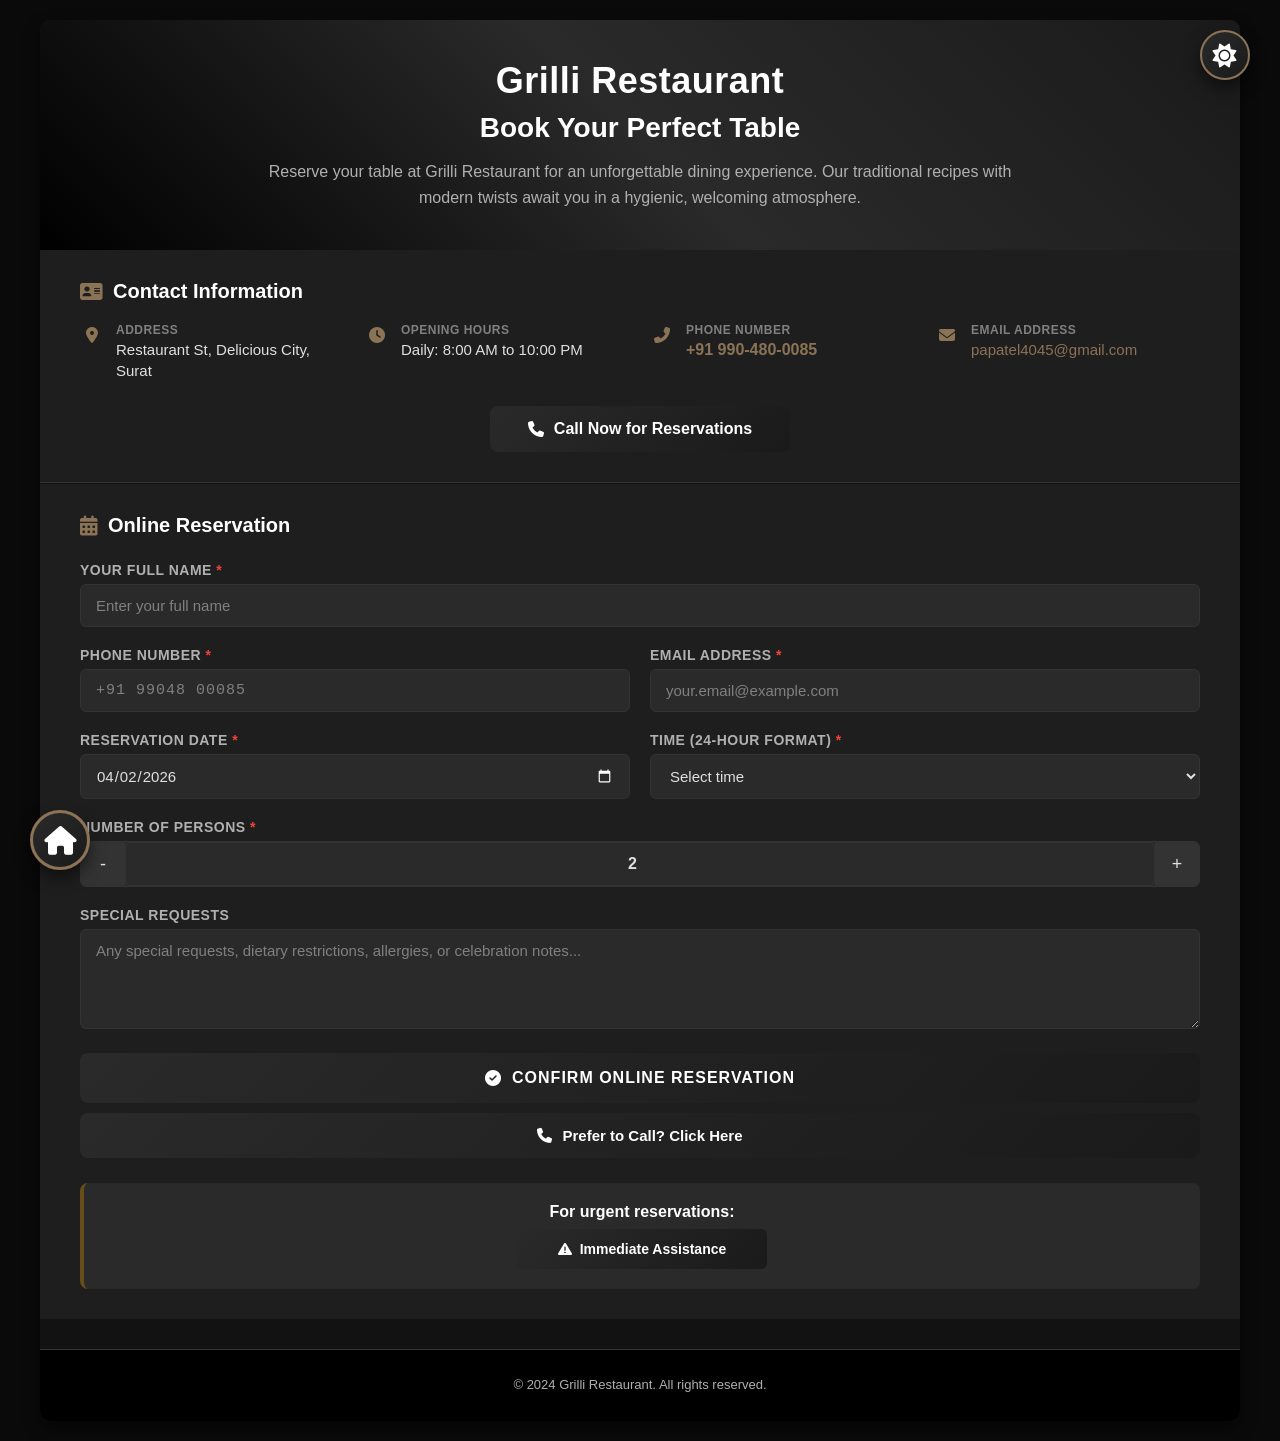
<file: reservation.html>
<!DOCTYPE html>
<html lang="en">
<head>
    <meta charset="UTF-8">
    <meta name="viewport" content="width=device-width, initial-scale=1.0">
    <title>Grilli Restaurant - Table Reservation</title>
    <link rel="stylesheet" href="https://cdnjs.cloudflare.com/ajax/libs/font-awesome/6.4.0/css/all.min.css">
    <style>
        :root {
            /* 🌑 DARK THEME COLORS - Complete Dark System */
            
            /* Pure Blacks */
            --pure-black: #000000;
            --rich-black: #0A0A0A;
            --charcoal-black: #121212;
            --onyx-black: #1A1A1A;
            --jet-black: #222222;
            --raisin-black: #2A2A2A;
            
            /* Dark Grays */
            --dark-gray-1: #2D2D2D;
            --dark-gray-2: #333333;
            --dark-gray-3: #3A3A3A;
            --dark-gray-4: #404040;
            --dark-gray-5: #4A4A4A;
            --dark-gray-6: #555555;
            
            /* Medium Dark Grays */
            --slate-gray-1: #5A5A5A;
            --slate-gray-2: #666666;
            --slate-gray-3: #707070;
            --slate-gray-4: #7A7A7A;
            --slate-gray-5: #858585;
            --slate-gray-6: #8F8F8F;
            
            /* Dark Accents */
            --dark-gold: #8B7355;
            --dark-maroon: #5A1E2A;
            --dark-teal: #1E4A4D;
            --dark-burgundy: #4A1C2A;
            --dark-emerald: #1E4A2A;
            --dark-amber: #664D1A;
            
            /* Surface Levels */
            --surface-0: #000000;
            --surface-1: #121212;
            --surface-2: #1E1E1E;
            --surface-3: #2A2A2A;
            --surface-4: #333333;
            --surface-5: #3D3D3D;
            
            /* Dark Text */
            --text-primary-dark: #E0E0E0;
            --text-secondary-dark: #B0B0B0;
            --text-tertiary-dark: #808080;
            --text-heading-dark: #FFFFFF;
            
            /* Dark States */
            --hover-dark: rgba(255, 255, 255, 0.05);
            --active-dark: rgba(255, 255, 255, 0.1);
            --selected-dark: rgba(201, 162, 77, 0.15);
            --focus-dark: rgba(201, 162, 77, 0.25);
            --disabled-dark: rgba(255, 255, 255, 0.12);
            
            /* Dark Gradients */
            --gradient-dark-1: linear-gradient(135deg, #0A0A0A 0%, #1A1A1A 100%);
            --gradient-dark-2: linear-gradient(135deg, #121212 0%, #222222 100%);
            --gradient-dark-3: linear-gradient(180deg, #1A1A1A 0%, #0A0A0A 100%);
            --gradient-dark-4: linear-gradient(135deg, #2A2A2A 0%, #1A1A1A 100%);
            --gradient-dark-5: linear-gradient(45deg, #000000, #2A2A2A, #1A1A1A);
            
            /* Dark Shadows */
            --shadow-dark-1: 0 2px 4px rgba(0, 0, 0, 0.3);
            --shadow-dark-2: 0 4px 8px rgba(0, 0, 0, 0.4);
            --shadow-dark-3: 0 8px 16px rgba(0, 0, 0, 0.5);
            --shadow-dark-4: 0 12px 24px rgba(0, 0, 0, 0.6);
            --shadow-dark-5: 0 20px 40px rgba(0, 0, 0, 0.7);
            --inner-shadow-dark: inset 0 2px 4px rgba(0, 0, 0, 0.3);
            
            /* Dark Borders */
            --border-dark-1: 1px solid #2A2A2A;
            --border-dark-2: 1px solid #333333;
            --border-dark-3: 1px solid #404040;
            --border-dark-4: 2px solid #4A4A4A;
            --border-glow-dark: 0 0 0 2px rgba(139, 115, 85, 0.2);
            
            /* Functional Colors */
            --success: #4CAF50;
            --error: #F44336;
            --warning: #FF9800;
            --info: #2196F3;
        }

        /* Dark Mode Styles */
        body.dark-mode {
            background-color: var(--rich-black);
            color: var(--text-primary-dark);
        }

        body.dark-mode .container {
            background-color: var(--surface-1);
            box-shadow: var(--shadow-dark-3);
        }

        /* Header Dark Mode */
        body.dark-mode .header {
            background: var(--gradient-dark-5);
        }

        body.dark-mode .restaurant-name {
            color: var(--text-heading-dark);
        }

        body.dark-mode .tagline {
            color: var(--text-heading-dark);
        }

        body.dark-mode .description {
            color: var(--text-secondary-dark);
        }

        /* Contact Section Dark Mode */
        body.dark-mode .contact-section {
            background-color: var(--surface-2);
            border-bottom: var(--border-dark-2);
        }

        body.dark-mode .contact-title {
            color: var(--text-heading-dark);
        }

        body.dark-mode .contact-title i {
            color: var(--dark-gold);
        }

        body.dark-mode .contact-label {
            color: var(--text-tertiary-dark);
        }

        body.dark-mode .contact-value {
            color: var(--text-primary-dark);
        }

        body.dark-mode .contact-value.phone {
            color: var(--dark-gold);
        }

        body.dark-mode .contact-value.email {
            color: var(--dark-gold);
        }

        body.dark-mode .contact-icon {
            color: var(--dark-gold);
        }

        /* Call Now Button Dark Mode */
        body.dark-mode .call-now-btn {
            background: var(--gradient-dark-4);
            color: var(--text-heading-dark);
        }

        body.dark-mode .call-now-btn:hover {
            background: var(--gradient-dark-5);
            box-shadow: var(--shadow-dark-3);
        }

        /* Separator Dark Mode */
        body.dark-mode .separator {
            background-color: var(--border-dark-2);
        }

        /* Form Section Dark Mode */
        body.dark-mode .form-section {
            background-color: var(--surface-2);
        }

        body.dark-mode .form-title {
            color: var(--text-heading-dark);
        }

        body.dark-mode .form-title i {
            color: var(--dark-gold);
        }

        body.dark-mode label {
            color: var(--text-secondary-dark);
        }

        body.dark-mode input,
        body.dark-mode select,
        body.dark-mode textarea {
            background-color: var(--surface-3);
            border: var(--border-dark-2);
            color: var(--text-primary-dark);
        }

        body.dark-mode input:focus,
        body.dark-mode select:focus,
        body.dark-mode textarea:focus {
            border-color: var(--dark-gold);
            box-shadow: 0 0 0 2px rgba(139, 115, 85, 0.2);
        }

        body.dark-mode input::placeholder,
        body.dark-mode textarea::placeholder {
            color: var(--text-tertiary-dark);
        }

        /* Persons Counter Dark Mode */
        body.dark-mode .persons-counter {
            background-color: var(--surface-3);
            border: var(--border-dark-2);
        }

        body.dark-mode .counter-btn {
            background-color: var(--surface-4);
            color: var(--text-primary-dark);
        }

        body.dark-mode .counter-btn:hover {
            background-color: var(--dark-gold);
            color: var(--text-heading-dark);
        }

        /* Submit Button Dark Mode */
        body.dark-mode .submit-btn {
            background: var(--gradient-dark-4);
            color: var(--text-heading-dark);
        }

        body.dark-mode .submit-btn:hover {
            background: var(--gradient-dark-5);
            box-shadow: var(--shadow-dark-3);
        }

        /* Call Form Button Dark Mode */
        body.dark-mode .call-form-btn {
            background: var(--gradient-dark-4);
            color: var(--text-heading-dark);
        }

        body.dark-mode .call-form-btn:hover {
            background: var(--gradient-dark-5);
            box-shadow: var(--shadow-dark-3);
        }

        /* Emergency Section Dark Mode */
        body.dark-mode .emergency-section {
            background-color: var(--surface-3);
            border-left-color: var(--dark-amber);
        }

        body.dark-mode .emergency-title {
            color: var(--text-heading-dark);
        }

        body.dark-mode .emergency-btn {
            background: var(--gradient-dark-4);
            color: var(--text-heading-dark);
        }

        body.dark-mode .emergency-btn:hover {
            background: var(--gradient-dark-5);
            box-shadow: var(--shadow-dark-3);
        }

        /* Success Message Dark Mode */
        body.dark-mode .success-message {
            background-color: var(--surface-3);
            color: var(--success);
            border: var(--border-dark-2);
        }

        /* Footer Dark Mode */
        body.dark-mode .footer {
            background-color: var(--surface-0);
            color: var(--text-secondary-dark);
            border-top: var(--border-dark-2);
        }

        /* Back to Home Button */
        .back-home {
            position: fixed;
            bottom: 30px;
            left: 30px;
            background: var(--gradient-dark-4);
            color: var(--text-heading-dark);
            width: 60px;
            height: 60px;
            border-radius: 50%;
            display: flex;
            align-items: center;
            justify-content: center;
            font-size: 1.8rem;
            cursor: pointer;
            box-shadow: var(--shadow-dark-3);
            transition: all 0.3s ease;
            z-index: 1000;
            border: 3px solid var(--dark-gold);
        }

        .back-home:hover {
            transform: scale(1.1) translateY(-5px);
            box-shadow: var(--shadow-dark-5);
        }

        .back-home .tooltip {
            position: absolute;
            left: 70px;
            background: var(--surface-2);
            color: var(--text-heading-dark);
            padding: 8px 15px;
            border-radius: 30px;
            font-size: 0.9rem;
            white-space: nowrap;
            opacity: 0;
            visibility: hidden;
            transition: all 0.3s ease;
            pointer-events: none;
            font-weight: 500;
            border: var(--border-dark-2);
        }

        .back-home:hover .tooltip {
            opacity: 1;
            visibility: visible;
            left: 80px;
        }

        /* Back to Top Button */
        .back-to-top {
            position: fixed;
            bottom: 30px;
            right: 30px;
            background: var(--gradient-dark-4);
            color: var(--text-heading-dark);
            width: 60px;
            height: 60px;
            border-radius: 50%;
            display: flex;
            align-items: center;
            justify-content: center;
            font-size: 1.8rem;
            cursor: pointer;
            box-shadow: var(--shadow-dark-3);
            transition: all 0.3s ease;
            z-index: 1000;
            border: 3px solid var(--dark-gold);
            opacity: 0;
            visibility: hidden;
        }

        .back-to-top.show {
            opacity: 1;
            visibility: visible;
        }

        .back-to-top:hover {
            transform: scale(1.1) translateY(-5px);
            box-shadow: var(--shadow-dark-5);
        }

        .back-to-top .tooltip {
            position: absolute;
            right: 70px;
            background: var(--surface-2);
            color: var(--text-heading-dark);
            padding: 8px 15px;
            border-radius: 30px;
            font-size: 0.9rem;
            white-space: nowrap;
            opacity: 0;
            visibility: hidden;
            transition: all 0.3s ease;
            pointer-events: none;
            font-weight: 500;
            border: var(--border-dark-2);
        }

        .back-to-top:hover .tooltip {
            opacity: 1;
            visibility: visible;
            right: 80px;
        }

        /* Theme Toggle Button */
        .theme-toggle {
            position: fixed;
            top: 30px;
            right: 30px;
            background: var(--gradient-dark-4);
            color: var(--text-heading-dark);
            width: 50px;
            height: 50px;
            border-radius: 50%;
            display: flex;
            align-items: center;
            justify-content: center;
            font-size: 1.5rem;
            cursor: pointer;
            box-shadow: var(--shadow-dark-3);
            transition: all 0.3s ease;
            z-index: 1000;
            border: 2px solid var(--dark-gold);
        }

        .theme-toggle:hover {
            transform: rotate(180deg) scale(1.1);
            box-shadow: var(--shadow-dark-4);
        }

        /* Smooth Transitions */
        * {
            transition: background-color 0.3s ease, 
                        color 0.3s ease, 
                        border-color 0.3s ease, 
                        box-shadow 0.3s ease,
                        background 0.3s ease;
        }

        /* Original Light Mode Styles (adapted for dark mode) */
        * {
            margin: 0;
            padding: 0;
            box-sizing: border-box;
            font-family: 'Segoe UI', Tahoma, Geneva, Verdana, sans-serif;
        }

        body {
            background-color: var(--rich-black);
            color: var(--text-primary-dark);
            min-height: 100vh;
            padding: 20px;
            display: flex;
            justify-content: center;
            align-items: center;
        }

        .container {
            max-width: 1200px;
            width: 100%;
            background-color: var(--surface-1);
            border-radius: 10px;
            box-shadow: var(--shadow-dark-3);
            overflow: hidden;
        }

        /* Header Section */
        .header {
            background: var(--gradient-dark-5);
            color: var(--text-heading-dark);
            padding: 40px;
            text-align: center;
        }

        .restaurant-name {
            font-size: 36px;
            font-weight: 700;
            color: var(--text-heading-dark);
            margin-bottom: 10px;
            letter-spacing: 0.5px;
        }

        .tagline {
            font-size: 28px;
            font-weight: 600;
            color: var(--text-heading-dark);
            margin-bottom: 15px;
        }

        .description {
            font-size: 16px;
            line-height: 1.6;
            color: var(--text-secondary-dark);
            max-width: 800px;
            margin: 0 auto;
        }

        /* Contact Information */
        .contact-section {
            padding: 30px 40px;
            background-color: var(--surface-2);
            border-bottom: var(--border-dark-2);
        }

        .contact-title {
            font-size: 20px;
            font-weight: 600;
            color: var(--text-heading-dark);
            margin-bottom: 20px;
            display: flex;
            align-items: center;
            gap: 10px;
        }

        .contact-title i {
            color: var(--dark-gold);
        }

        .contact-grid {
            display: grid;
            grid-template-columns: repeat(auto-fit, minmax(250px, 1fr));
            gap: 20px;
            margin-bottom: 25px;
        }

        .contact-item {
            display: flex;
            align-items: flex-start;
            gap: 12px;
        }

        .contact-icon {
            width: 24px;
            height: 24px;
            color: var(--dark-gold);
            display: flex;
            align-items: center;
            justify-content: center;
            flex-shrink: 0;
        }

        .contact-text {
            flex: 1;
        }

        .contact-label {
            font-size: 12px;
            color: var(--text-tertiary-dark);
            text-transform: uppercase;
            letter-spacing: 0.5px;
            margin-bottom: 2px;
            font-weight: 600;
        }

        .contact-value {
            font-size: 15px;
            color: var(--text-primary-dark);
            font-weight: 500;
            line-height: 1.4;
        }

        .contact-value.phone {
            font-size: 16px;
            font-weight: 600;
            color: var(--dark-gold);
        }

        .contact-value.email {
            color: var(--dark-gold);
            text-decoration: none;
        }

        .contact-value.email:hover {
            text-decoration: underline;
        }

        /* Call Now Button */
        .call-now-btn {
            background: var(--gradient-dark-4);
            color: var(--text-heading-dark);
            border: none;
            padding: 14px 28px;
            border-radius: 8px;
            font-size: 16px;
            font-weight: 600;
            cursor: pointer;
            transition: all 0.3s;
            display: flex;
            align-items: center;
            justify-content: center;
            gap: 10px;
            width: 100%;
            max-width: 300px;
            margin: 10px auto 0;
        }

        .call-now-btn:hover {
            background: var(--gradient-dark-5);
            transform: translateY(-2px);
            box-shadow: var(--shadow-dark-3);
        }

        /* Separator Line */
        .separator {
            border: none;
            height: 1px;
            background-color: var(--border-dark-2);
            margin: 0 40px;
        }

        /* Form Section */
        .form-section {
            padding: 30px 40px;
            background-color: var(--surface-2);
        }

        .form-title {
            font-size: 20px;
            font-weight: 600;
            color: var(--text-heading-dark);
            margin-bottom: 25px;
            display: flex;
            align-items: center;
            gap: 10px;
        }

        .form-title i {
            color: var(--dark-gold);
        }

        .form-group {
            margin-bottom: 20px;
        }

        .form-row {
            display: flex;
            gap: 20px;
            margin-bottom: 20px;
        }

        .form-row .form-group {
            flex: 1;
            margin-bottom: 0;
        }

        label {
            display: block;
            margin-bottom: 6px;
            color: var(--text-secondary-dark);
            font-weight: 600;
            font-size: 14px;
            text-transform: uppercase;
            letter-spacing: 0.5px;
        }

        label.required::after {
            content: " *";
            color: var(--error);
        }

        input, select, textarea {
            width: 100%;
            padding: 12px 15px;
            border: var(--border-dark-2);
            border-radius: 6px;
            font-size: 15px;
            color: var(--text-primary-dark);
            transition: all 0.3s;
            background-color: var(--surface-3);
        }

        input:focus, select:focus, textarea:focus {
            outline: none;
            border-color: var(--dark-gold);
            box-shadow: 0 0 0 2px rgba(139, 115, 85, 0.2);
        }

        /* Placeholder styling */
        ::placeholder {
            color: var(--text-tertiary-dark);
            font-weight: normal;
        }

        /* Phone input styling */
        input#phone {
            font-family: 'Courier New', monospace;
            font-weight: 600;
            letter-spacing: 1px;
        }

        /* Date input styling */
        input#date {
            background-color: var(--surface-3);
            font-family: inherit;
            color-scheme: dark;
        }

        /* Time select styling */
        select#time {
            background-color: var(--surface-3);
            color: var(--text-primary-dark);
            border: var(--border-dark-2);
            font-weight: 500;
        }

        select#time option {
            background-color: var(--surface-3);
            color: var(--text-primary-dark);
        }

        /* Persons counter */
        .persons-counter {
            display: flex;
            align-items: center;
            border: var(--border-dark-2);
            border-radius: 6px;
            overflow: hidden;
            background-color: var(--surface-3);
        }

        .counter-btn {
            background-color: var(--surface-4);
            border: none;
            color: var(--text-primary-dark);
            font-size: 18px;
            width: 44px;
            height: 44px;
            cursor: pointer;
            display: flex;
            align-items: center;
            justify-content: center;
            transition: background-color 0.3s;
        }

        .counter-btn:hover {
            background-color: var(--dark-gold);
            color: var(--text-heading-dark);
        }

        .persons-counter input {
            flex: 1;
            text-align: center;
            border: none;
            background: transparent;
            font-size: 16px;
            font-weight: 600;
            color: var(--text-primary-dark);
        }

        /* Textarea styling */
        textarea {
            min-height: 100px;
            resize: vertical;
            font-family: inherit;
        }

        /* Form validation */
        .error-message {
            color: var(--error);
            font-size: 13px;
            margin-top: 5px;
            display: flex;
            align-items: center;
            gap: 5px;
            display: none;
        }

        .error-message i {
            font-size: 12px;
        }

        .form-group.error input,
        .form-group.error select,
        .form-group.error textarea {
            border-color: var(--error);
        }

        /* Submit button */
        .submit-btn {
            background: var(--gradient-dark-4);
            color: var(--text-heading-dark);
            border: none;
            padding: 16px 32px;
            border-radius: 8px;
            font-size: 16px;
            font-weight: 600;
            cursor: pointer;
            transition: all 0.3s;
            width: 100%;
            display: flex;
            align-items: center;
            justify-content: center;
            gap: 10px;
            margin-top: 10px;
            text-transform: uppercase;
            letter-spacing: 1px;
        }

        .submit-btn:hover {
            background: var(--gradient-dark-5);
            transform: translateY(-2px);
            box-shadow: var(--shadow-dark-3);
        }

        /* Call button in form */
        .call-form-btn {
            background: var(--gradient-dark-4);
            color: var(--text-heading-dark);
            border: none;
            padding: 14px 28px;
            border-radius: 8px;
            font-size: 15px;
            font-weight: 600;
            cursor: pointer;
            transition: all 0.3s;
            width: 100%;
            display: flex;
            align-items: center;
            justify-content: center;
            gap: 10px;
            margin-top: 10px;
        }

        .call-form-btn:hover {
            background: var(--gradient-dark-5);
            transform: translateY(-2px);
            box-shadow: var(--shadow-dark-3);
        }

        /* Emergency section */
        .emergency-section {
            margin-top: 25px;
            padding: 20px;
            background-color: var(--surface-3);
            border-radius: 8px;
            border-left: 4px solid var(--dark-amber);
            text-align: center;
        }

        .emergency-title {
            font-size: 16px;
            font-weight: 600;
            color: var(--text-heading-dark);
            margin-bottom: 8px;
        }

        .emergency-btn {
            background: var(--gradient-dark-4);
            color: var(--text-heading-dark);
            border: none;
            padding: 12px 24px;
            border-radius: 6px;
            font-size: 14px;
            font-weight: 600;
            cursor: pointer;
            transition: all 0.3s;
            display: flex;
            align-items: center;
            justify-content: center;
            gap: 8px;
            width: 100%;
            max-width: 250px;
            margin: 0 auto;
        }

        .emergency-btn:hover {
            background: var(--gradient-dark-5);
            transform: translateY(-2px);
            box-shadow: var(--shadow-dark-3);
        }

        /* Success message */
        .success-message {
            display: none;
            background-color: var(--surface-3);
            color: var(--success);
            padding: 16px;
            border-radius: 8px;
            margin-top: 20px;
            text-align: center;
            border: var(--border-dark-2);
            animation: fadeIn 0.5s ease;
        }

        .success-message i {
            font-size: 20px;
            margin-bottom: 8px;
            display: block;
            color: var(--success);
        }

        @keyframes fadeIn {
            from { opacity: 0; }
            to { opacity: 1; }
        }

        /* Footer */
        .footer {
            background-color: var(--surface-0);
            color: var(--text-secondary-dark);
            padding: 25px 40px;
            text-align: center;
            margin-top: 30px;
            border-top: var(--border-dark-2);
        }

        .footer p {
            font-size: 13px;
            line-height: 1.6;
        }

        /* Responsive design */
        @media (max-width: 768px) {
            body {
                padding: 10px;
            }
            
            .header {
                padding: 30px 20px;
            }
            
            .restaurant-name {
                font-size: 28px;
            }
            
            .tagline {
                font-size: 22px;
            }
            
            .description {
                font-size: 15px;
            }
            
            .contact-section, .form-section {
                padding: 25px 20px;
            }
            
            .separator {
                margin: 0 20px;
            }
            
            .contact-grid {
                grid-template-columns: 1fr;
            }
            
            .form-row {
                flex-direction: column;
                gap: 20px;
            }
            
            .footer {
                padding: 20px;
            }
            
            .back-home,
            .back-to-top,
            .theme-toggle {
                width: 45px;
                height: 45px;
                font-size: 1.3rem;
            }
            
            .back-home {
                bottom: 20px;
                left: 20px;
            }
            
            .back-to-top {
                bottom: 20px;
                right: 20px;
            }
            
            .theme-toggle {
                top: 20px;
                right: 20px;
            }
        }

        @media (max-width: 480px) {
            .restaurant-name {
                font-size: 24px;
            }
            
            .tagline {
                font-size: 20px;
            }
            
            .contact-title, .form-title {
                font-size: 18px;
            }
            
            .submit-btn, .call-now-btn, .call-form-btn {
                padding: 14px 20px;
                font-size: 15px;
            }
            
            input, select, textarea {
                padding: 10px 12px;
                font-size: 14px;
            }
        }
    </style>
</head>
<body class="dark-mode">
    <!-- Back to Home Button -->
    <div class="back-home" id="backHome" onclick="window.location.href='index.html'">
        <i class="fas fa-home"></i>
        <span class="tooltip">Back to Home</span>
    </div>

    <!-- Back to Top Button -->
    <div class="back-to-top" id="backToTop" onclick="scrollToTop()">
        <i class="fas fa-arrow-up"></i>
        <span class="tooltip">Back to Top</span>
    </div>

    <!-- Theme Toggle Button -->
    <div class="theme-toggle" id="themeToggle">
        <i class="fas fa-sun"></i>
    </div>

    <div class="container">
        <!-- Header Section -->
        <div class="header">
            <h1 class="restaurant-name">Grilli Restaurant</h1>
            <h2 class="tagline">Book Your Perfect Table</h2>
            <p class="description">
                Reserve your table at Grilli Restaurant for an unforgettable dining experience. 
                Our traditional recipes with modern twists await you in a hygienic, welcoming atmosphere.
            </p>
        </div>

        <!-- Contact Information Section -->
        <div class="contact-section">
            <h2 class="contact-title">
                <i class="fas fa-address-card"></i>
                Contact Information
            </h2>
            
            <div class="contact-grid">
                <div class="contact-item">
                    <div class="contact-icon">
                        <i class="fas fa-map-marker-alt"></i>
                    </div>
                    <div class="contact-text">
                        <div class="contact-label">Address</div>
                        <div class="contact-value">Restaurant St, Delicious City, Surat</div>
                    </div>
                </div>
                
                <div class="contact-item">
                    <div class="contact-icon">
                        <i class="fas fa-clock"></i>
                    </div>
                    <div class="contact-text">
                        <div class="contact-label">Opening Hours</div>
                        <div class="contact-value">Daily: 8:00 AM to 10:00 PM</div>
                    </div>
                </div>
                
                <div class="contact-item">
                    <div class="contact-icon">
                        <i class="fas fa-phone-alt"></i>
                    </div>
                    <div class="contact-text">
                        <div class="contact-label">Phone Number</div>
                        <div class="contact-value phone">+91 990-480-0085</div>
                    </div>
                </div>
                
                <div class="contact-item">
                    <div class="contact-icon">
                        <i class="fas fa-envelope"></i>
                    </div>
                    <div class="contact-text">
                        <div class="contact-label">Email Address</div>
                        <a href="mailto:papatel4045@gmail.com" class="contact-value email">
                            papatel4045@gmail.com
                        </a>
                    </div>
                </div>
            </div>
            
            <button class="call-now-btn" onclick="openCallModal()">
                <i class="fas fa-phone"></i>
                Call Now for Reservations
            </button>
        </div>

        <!-- Separator Line -->
        <div class="separator"></div>

        <!-- Reservation Form Section -->
        <div class="form-section">
            <h2 class="form-title">
                <i class="fas fa-calendar-alt"></i>
                Online Reservation
            </h2>
            
            <form id="reservationForm">
                <!-- Name Input -->
                <div class="form-group">
                    <label for="name" class="required">YOUR FULL NAME</label>
                    <input type="text" 
                           id="name" 
                           placeholder="Enter your full name"
                           required>
                    <div class="error-message" id="nameError">
                        <i class="fas fa-exclamation-circle"></i>
                        <span id="nameErrorText">Please enter your name</span>
                    </div>
                </div>
                
                <div class="form-row">
                    <!-- Phone Number Input -->
                    <div class="form-group">
                        <label for="phone" class="required">PHONE NUMBER</label>
                        <input type="tel" 
                               id="phone" 
                               placeholder="+91 99048 00085"
                               maxlength="10"
                               required>
                        <div class="error-message" id="phoneError">
                            <i class="fas fa-exclamation-circle"></i>
                            <span id="phoneErrorText">Please enter a valid 10-digit Indian phone number</span>
                        </div>
                    </div>
                    
                    <!-- Email Input -->
                    <div class="form-group">
                        <label for="email" class="required">EMAIL ADDRESS</label>
                        <input type="email" 
                               id="email" 
                               placeholder="your.email@example.com"
                               required>
                        <div class="error-message" id="emailError">
                            <i class="fas fa-exclamation-circle"></i>
                            <span id="emailErrorText">Please enter a valid email address</span>
                        </div>
                    </div>
                </div>
                
                <div class="form-row">
                    <!-- Date Input -->
                    <div class="form-group">
                        <label for="date" class="required">RESERVATION DATE</label>
                        <input type="date" id="date" required>
                        <div class="error-message" id="dateError">
                            <i class="fas fa-exclamation-circle"></i>
                            Please select a date
                        </div>
                    </div>
                    
                    <!-- Time Select -->
                    <div class="form-group">
                        <label for="time" class="required">TIME (24-HOUR FORMAT)</label>
                        <select id="time" required>
                            <option value="">Select time</option>
                            <option value="11:00">11:00</option>
                            <option value="11:30">11:30</option>
                            <option value="12:00">12:00</option>
                            <option value="12:30">12:30</option>
                            <option value="13:00">13:00</option>
                            <option value="13:30">13:30</option>
                            <option value="14:00">14:00</option>
                            <option value="14:30">14:30</option>
                            <option value="15:00">15:00</option>
                            <option value="15:30">15:30</option>
                            <option value="16:00">16:00</option>
                            <option value="16:30">16:30</option>
                            <option value="17:00">17:00</option>
                            <option value="17:30">17:30</option>
                            <option value="18:00">18:00</option>
                            <option value="18:30">18:30</option>
                            <option value="19:00">19:00</option>
                            <option value="19:30">19:30</option>
                            <option value="20:00">20:00</option>
                            <option value="20:30">20:30</option>
                            <option value="21:00">21:00</option>
                            <option value="21:30">21:30</option>
                            <option value="22:00">22:00</option>
                        </select>
                        <div class="error-message" id="timeError">
                            <i class="fas fa-exclamation-circle"></i>
                            Please select time
                        </div>
                    </div>
                </div>
                
                <!-- Persons Counter -->
                <div class="form-group">
                    <label for="persons" class="required">NUMBER OF PERSONS</label>
                    <div class="persons-counter">
                        <button type="button" class="counter-btn" id="decreasePersons">-</button>
                        <input type="number" id="persons" value="2" min="1" max="10" readonly>
                        <button type="button" class="counter-btn" id="increasePersons">+</button>
                    </div>
                </div>
                
                <!-- Special Requests -->
                <div class="form-group">
                    <label for="specialRequests">SPECIAL REQUESTS</label>
                    <textarea id="specialRequests" placeholder="Any special requests, dietary restrictions, allergies, or celebration notes..."></textarea>
                </div>
                
                <!-- Submit Button -->
                <button type="submit" class="submit-btn">
                    <i class="fas fa-check-circle"></i>
                    Confirm Online Reservation
                </button>
                
                <!-- Call Button -->
                <button type="button" class="call-form-btn" onclick="openCallModal()">
                    <i class="fas fa-phone"></i>
                    Prefer to Call? Click Here
                </button>
                
                <!-- Success Message -->
                <div class="success-message" id="successMessage">
                    <i class="fas fa-check-circle"></i>
                    <div id="successText">Reservation confirmed! We'll contact you shortly.</div>
                </div>
            </form>
            
            <!-- Emergency Section -->
            <div class="emergency-section">
                <div class="emergency-title">For urgent reservations:</div>
                <button class="emergency-btn" onclick="openCallModal()">
                    <i class="fas fa-exclamation-triangle"></i>
                    Immediate Assistance
                </button>
            </div>
        </div>

        <!-- Footer -->
        <div class="footer">
            <p>© 2024 Grilli Restaurant. All rights reserved.</p>
        </div>
    </div>

    <script>
        // Dark Mode Management
        const themeToggle = document.getElementById('themeToggle');
        const body = document.body;
        const themeIcon = themeToggle.querySelector('i');

        // Check for saved theme preference
        const savedTheme = localStorage.getItem('theme');
        if (savedTheme === 'light') {
            body.classList.remove('dark-mode');
            themeIcon.className = 'fas fa-moon';
        }

        // Theme toggle functionality
        themeToggle.addEventListener('click', () => {
            body.classList.toggle('dark-mode');
            
            if (body.classList.contains('dark-mode')) {
                themeIcon.className = 'fas fa-sun';
                localStorage.setItem('theme', 'dark');
            } else {
                themeIcon.className = 'fas fa-moon';
                localStorage.setItem('theme', 'light');
            }
        });

        // Back to Top functionality
        const backToTop = document.getElementById('backToTop');

        window.addEventListener('scroll', () => {
            if (window.scrollY > 300) {
                backToTop.classList.add('show');
            } else {
                backToTop.classList.remove('show');
            }
        });

        window.scrollToTop = () => {
            window.scrollTo({
                top: 0,
                behavior: 'smooth'
            });
        };

        // Restaurant contact information
        const restaurantPhone = '+919904800085';
        const formattedPhone = '+91 990-480-0085';
        const restaurantEmail = 'papatel4045@gmail.com';
        const restaurantAddress = 'Restaurant St, Delicious City, Surat';
        const openingHours = 'Daily: 8:00 AM to 10:00 PM';

        // Call modal functionality
        function openCallModal() {
            alert(`Calling ${formattedPhone}...\n\nYou can reach us at:\n${formattedPhone}\n\nWe're available ${openingHours}`);
            
            // In mobile browsers, tel: link will open dialer
            if (/Android|iPhone|iPad|iPod/i.test(navigator.userAgent)) {
                window.location.href = `tel:${restaurantPhone}`;
            }
        }

        document.addEventListener('DOMContentLoaded', function() {
            // DOM Elements
            const form = document.getElementById('reservationForm');
            const nameInput = document.getElementById('name');
            const phoneInput = document.getElementById('phone');
            const emailInput = document.getElementById('email');
            const dateInput = document.getElementById('date');
            const timeSelect = document.getElementById('time');
            const personsInput = document.getElementById('persons');
            const decreasePersonsBtn = document.getElementById('decreasePersons');
            const increasePersonsBtn = document.getElementById('increasePersons');
            const specialRequests = document.getElementById('specialRequests');
            const successMessage = document.getElementById('successMessage');
            const successText = document.getElementById('successText');
            
            // Error elements
            const nameError = document.getElementById('nameError');
            const phoneError = document.getElementById('phoneError');
            const emailError = document.getElementById('emailError');
            const dateError = document.getElementById('dateError');
            const timeError = document.getElementById('timeError');

            // Set default date to April 2, 2026 (as shown in image)
            const defaultDate = '2026-04-02';
            dateInput.value = defaultDate;
            
            // Set minimum date to today
            const today = new Date().toISOString().split('T')[0];
            dateInput.min = today;

            // Person counter functionality
            decreasePersonsBtn.addEventListener('click', function() {
                let currentValue = parseInt(personsInput.value);
                if (currentValue > 1) {
                    personsInput.value = currentValue - 1;
                }
            });
            
            increasePersonsBtn.addEventListener('click', function() {
                let currentValue = parseInt(personsInput.value);
                if (currentValue < 10) {
                    personsInput.value = currentValue + 1;
                }
            });

            // Validation functions
            function validateName(name) {
                return name.trim().length >= 2;
            }

            function validateEmail(email) {
                const emailRegex = /^[^\s@]+@[^\s@]+\.[^\s@]+$/;
                return emailRegex.test(email);
            }

            function validateIndianPhoneNumber(phone) {
                // Remove all non-digit characters
                const cleaned = phone.replace(/\D/g, '');
                
                // Check if exactly 10 digits
                if (cleaned.length !== 10) {
                    return {
                        isValid: false,
                        message: 'Phone number must be exactly 10 digits'
                    };
                }
                
                // Check if starts with 6, 7, 8, or 9
                const firstDigit = cleaned.charAt(0);
                if (!['6', '7', '8', '9'].includes(firstDigit)) {
                    return {
                        isValid: false,
                        message: 'Indian mobile numbers must start with 6, 7, 8, or 9'
                    };
                }
                
                // All checks passed
                return {
                    isValid: true,
                    message: 'Valid Indian mobile number'
                };
            }

            // Format phone number
            function formatPhoneNumber(phone) {
                const cleaned = phone.replace(/\D/g, '');
                if (cleaned.length === 10) {
                    return `+91 ${cleaned.substring(0, 5)} ${cleaned.substring(5)}`;
                }
                return phone;
            }

            // Format date for display
            function formatDate(dateString) {
                const date = new Date(dateString);
                return date.toLocaleDateString('en-GB', {
                    day: '2-digit',
                    month: '2-digit',
                    year: 'numeric'
                });
            }

            // Generate reference ID
            function generateReferenceId() {
                const chars = 'ABCDEFGHIJKLMNOPQRSTUVWXYZ0123456789';
                let result = 'GR' + Date.now().toString().slice(-6);
                for (let i = 0; i < 4; i++) {
                    result += chars.charAt(Math.floor(Math.random() * chars.length));
                }
                return result;
            }

            // Hide all error messages
            function hideAllErrors() {
                nameError.style.display = 'none';
                phoneError.style.display = 'none';
                emailError.style.display = 'none';
                dateError.style.display = 'none';
                timeError.style.display = 'none';
                
                // Remove error classes
                document.querySelectorAll('.form-group').forEach(group => {
                    group.classList.remove('error');
                });
            }

            // Real-time validation
            nameInput.addEventListener('input', function() {
                if (this.value.trim() === '') {
                    nameError.style.display = 'none';
                    nameInput.parentElement.classList.remove('error');
                } else if (!validateName(this.value)) {
                    nameError.style.display = 'flex';
                    nameInput.parentElement.classList.add('error');
                } else {
                    nameError.style.display = 'none';
                    nameInput.parentElement.classList.remove('error');
                }
            });

            emailInput.addEventListener('input', function() {
                const email = this.value.trim();
                if (email === '') {
                    emailError.style.display = 'none';
                    emailInput.parentElement.classList.remove('error');
                } else if (!validateEmail(email)) {
                    emailError.style.display = 'flex';
                    emailInput.parentElement.classList.add('error');
                } else {
                    emailError.style.display = 'none';
                    emailInput.parentElement.classList.remove('error');
                }
            });

            phoneInput.addEventListener('input', function() {
                // Allow only digits
                this.value = this.value.replace(/\D/g, '');
                
                // Limit to 10 digits
                if (this.value.length > 10) {
                    this.value = this.value.substring(0, 10);
                }
                
                // Validate
                const validation = validateIndianPhoneNumber(this.value);
                
                if (this.value === '') {
                    phoneError.style.display = 'none';
                    phoneInput.parentElement.classList.remove('error');
                } else if (!validation.isValid) {
                    phoneError.style.display = 'flex';
                    phoneInput.parentElement.classList.add('error');
                } else {
                    phoneError.style.display = 'none';
                    phoneInput.parentElement.classList.remove('error');
                    // Auto-format phone number
                    if (this.value.length === 10) {
                        this.value = this.value.replace(/(\d{5})(\d{5})/, '$1 $2');
                    }
                }
            });

            // Form validation and submission
            form.addEventListener('submit', function(event) {
                event.preventDefault();
                
                let isValid = true;
                
                // Hide all errors first
                hideAllErrors();
                
                // Validate name
                if (!nameInput.value.trim()) {
                    nameError.style.display = 'flex';
                    nameInput.parentElement.classList.add('error');
                    isValid = false;
                } else if (!validateName(nameInput.value)) {
                    nameError.style.display = 'flex';
                    nameInput.parentElement.classList.add('error');
                    isValid = false;
                }
                
                // Validate email
                if (!emailInput.value.trim()) {
                    emailError.style.display = 'flex';
                    emailInput.parentElement.classList.add('error');
                    isValid = false;
                } else if (!validateEmail(emailInput.value.trim())) {
                    emailError.style.display = 'flex';
                    emailInput.parentElement.classList.add('error');
                    isValid = false;
                }
                
                // Validate phone
                const phone = phoneInput.value.replace(/\s/g, '');
                if (!phone) {
                    phoneError.style.display = 'flex';
                    phoneInput.parentElement.classList.add('error');
                    isValid = false;
                } else {
                    const phoneValidation = validateIndianPhoneNumber(phone);
                    if (!phoneValidation.isValid) {
                        phoneError.style.display = 'flex';
                        phoneInput.parentElement.classList.add('error');
                        isValid = false;
                    }
                }
                
                // Validate date
                if (!dateInput.value) {
                    dateError.style.display = 'flex';
                    dateInput.parentElement.classList.add('error');
                    isValid = false;
                } else if (new Date(dateInput.value) < new Date(today)) {
                    dateError.textContent = 'Please select a future date';
                    dateError.style.display = 'flex';
                    dateInput.parentElement.classList.add('error');
                    isValid = false;
                }
                
                // Validate time
                if (!timeSelect.value) {
                    timeError.style.display = 'flex';
                    timeSelect.parentElement.classList.add('error');
                    isValid = false;
                }
                
                if (isValid) {
                    // Generate reference ID
                    const referenceId = generateReferenceId();
                    
                    // Show success message
                    successText.innerHTML = `<strong>Reservation confirmed!</strong><br>Thank you ${nameInput.value}! Your table for ${personsInput.value} persons has been booked. Reference ID: <strong>${referenceId}</strong>`;
                    successMessage.style.display = 'block';
                    
                    // Scroll to success message
                    successMessage.scrollIntoView({ behavior: 'smooth', block: 'center' });
                    
                    // Log reservation data
                    console.log('=== RESERVATION CONFIRMED ===');
                    console.log('Name:', nameInput.value);
                    console.log('Phone:', formatPhoneNumber(phone));
                    console.log('Email:', emailInput.value);
                    console.log('Date:', formatDate(dateInput.value));
                    console.log('Time:', timeSelect.value);
                    console.log('Persons:', personsInput.value);
                    console.log('Special Requests:', specialRequests.value || 'None');
                    console.log('Reference ID:', referenceId);
                    console.log('=============================');
                    
                    // Reset form after 8 seconds
                    setTimeout(() => {
                        form.reset();
                        dateInput.value = defaultDate;
                        personsInput.value = 2;
                        successMessage.style.display = 'none';
                        hideAllErrors();
                    }, 8000);
                }
            });

            // Clear errors on focus
            nameInput.addEventListener('focus', function() {
                nameError.style.display = 'none';
                nameInput.parentElement.classList.remove('error');
            });

            emailInput.addEventListener('focus', function() {
                emailError.style.display = 'none';
                emailInput.parentElement.classList.remove('error');
            });

            phoneInput.addEventListener('focus', function() {
                phoneError.style.display = 'none';
                phoneInput.parentElement.classList.remove('error');
            });

            dateInput.addEventListener('focus', function() {
                dateError.style.display = 'none';
                dateInput.parentElement.classList.remove('error');
            });

            timeSelect.addEventListener('focus', function() {
                timeError.style.display = 'none';
                timeSelect.parentElement.classList.remove('error');
            });

            // Format phone placeholder on load
            phoneInput.placeholder = '+91 99048 00085';
        });
    </script>
</body>
</html>
</file>
